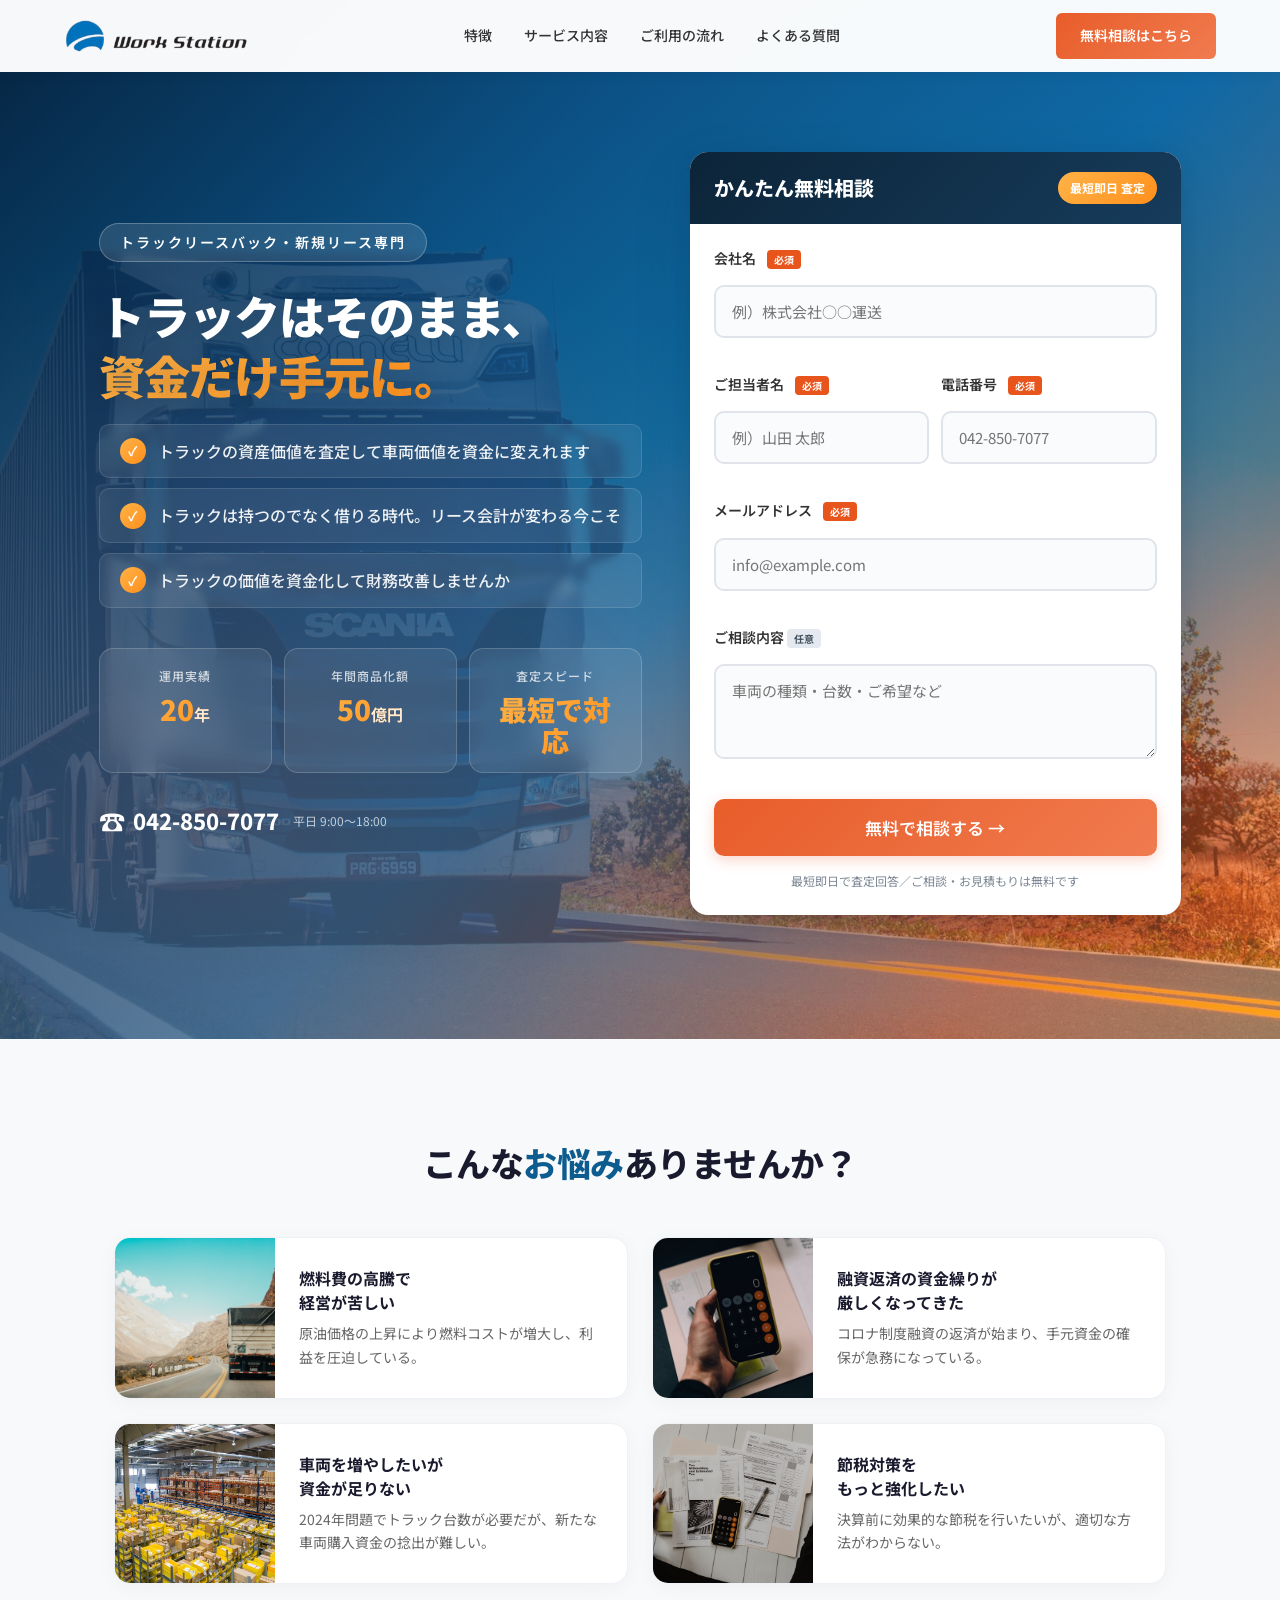
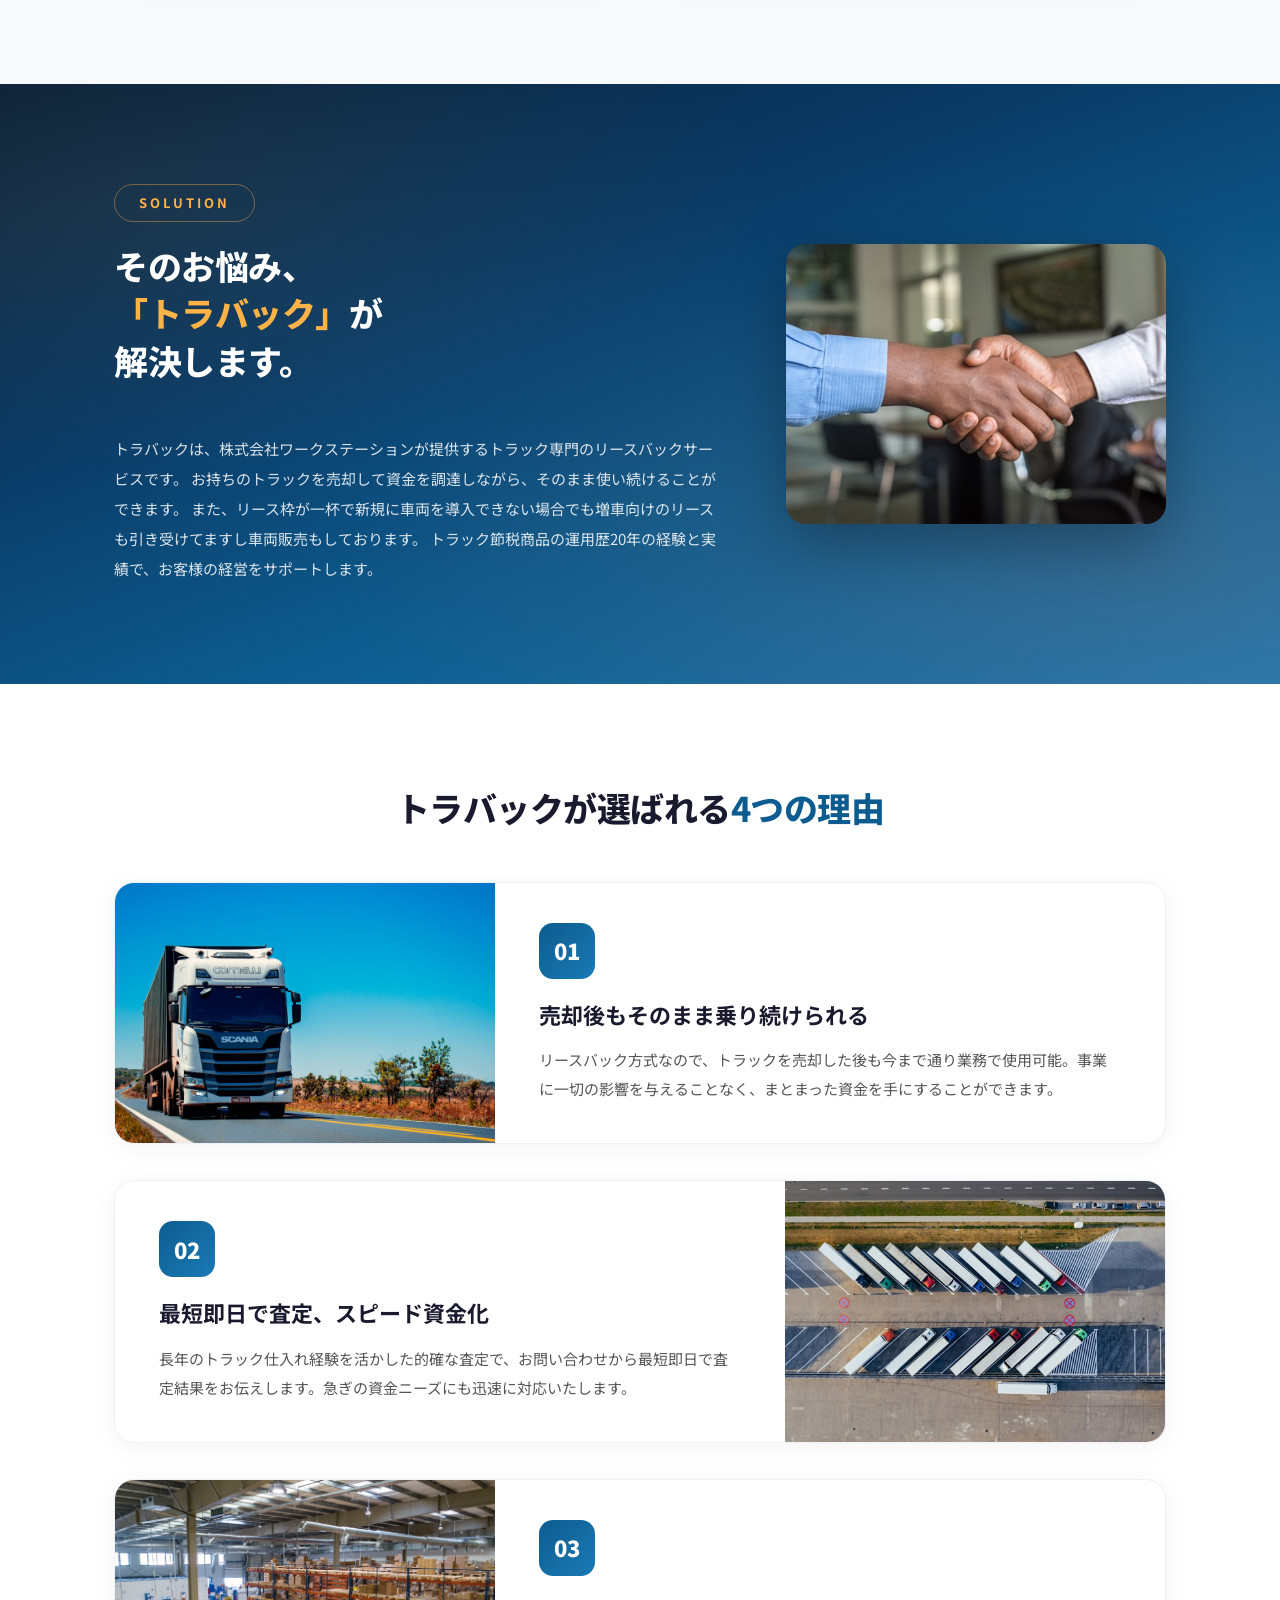
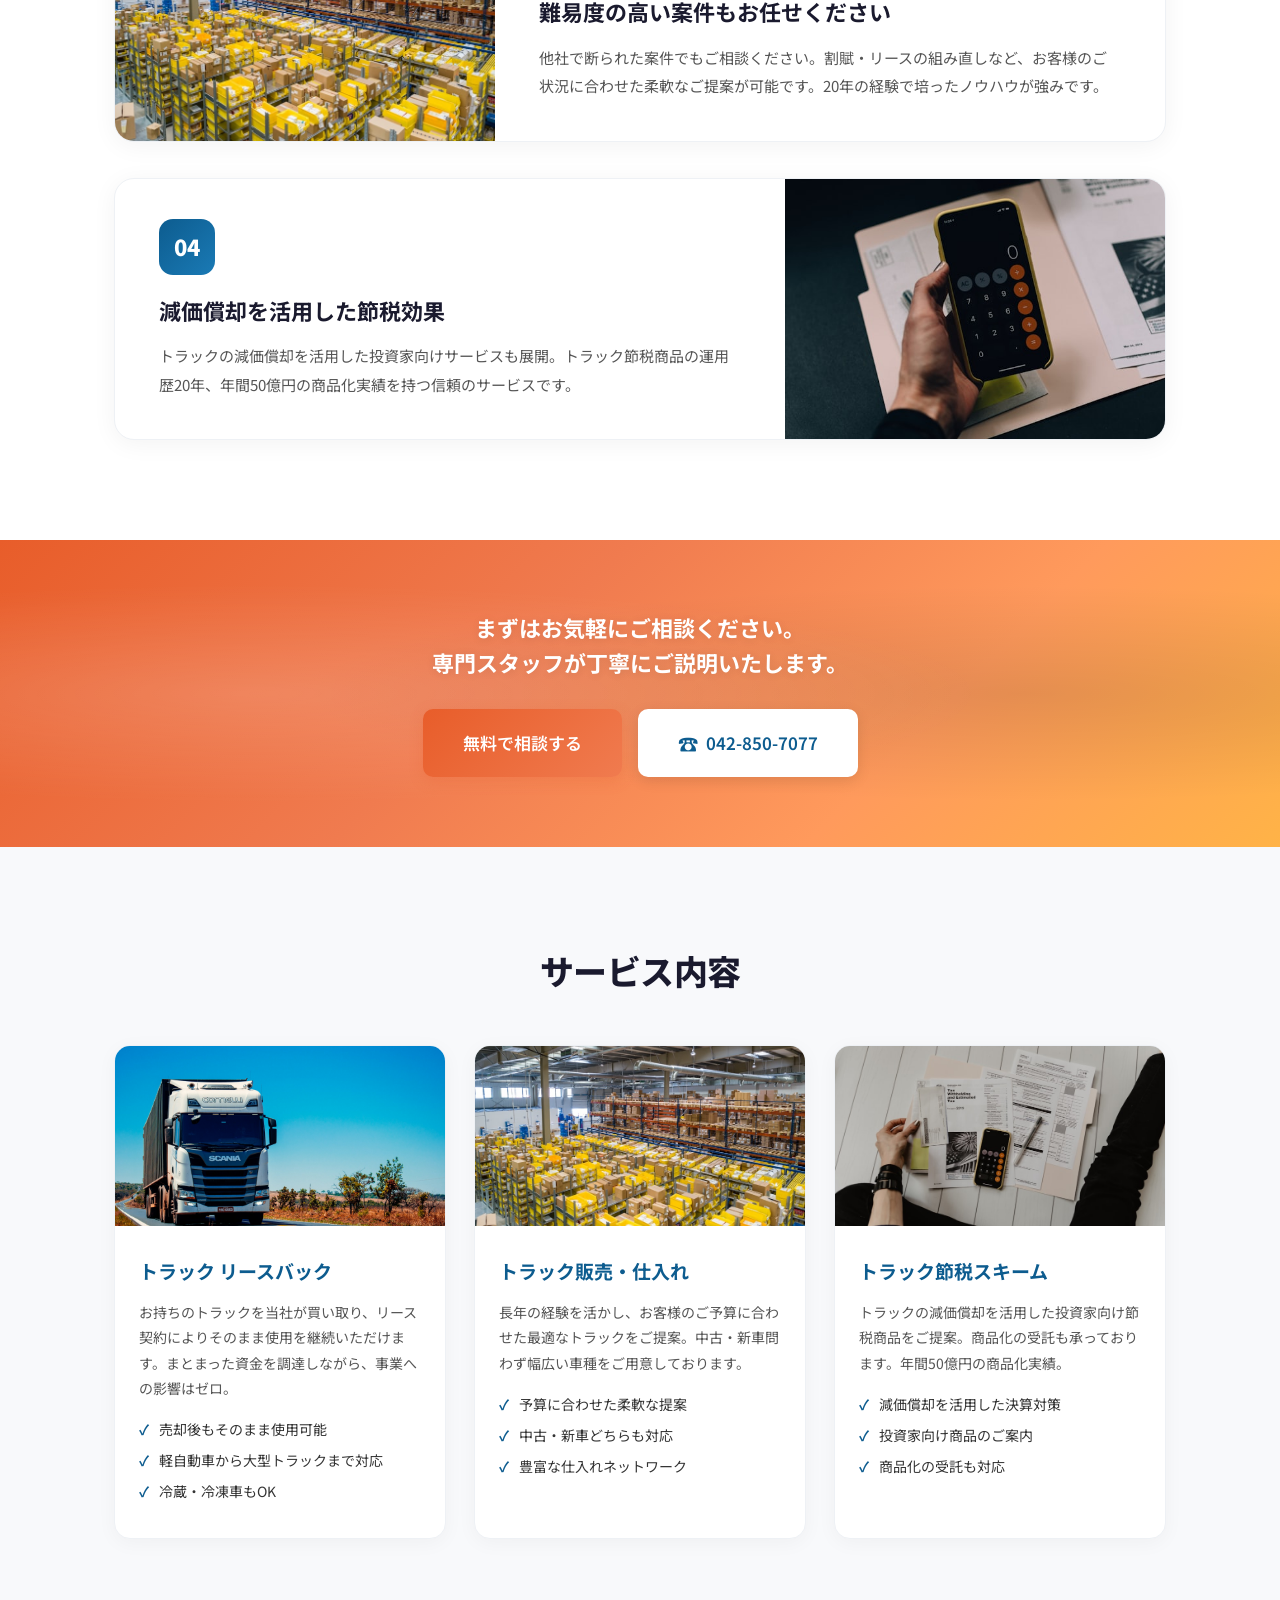
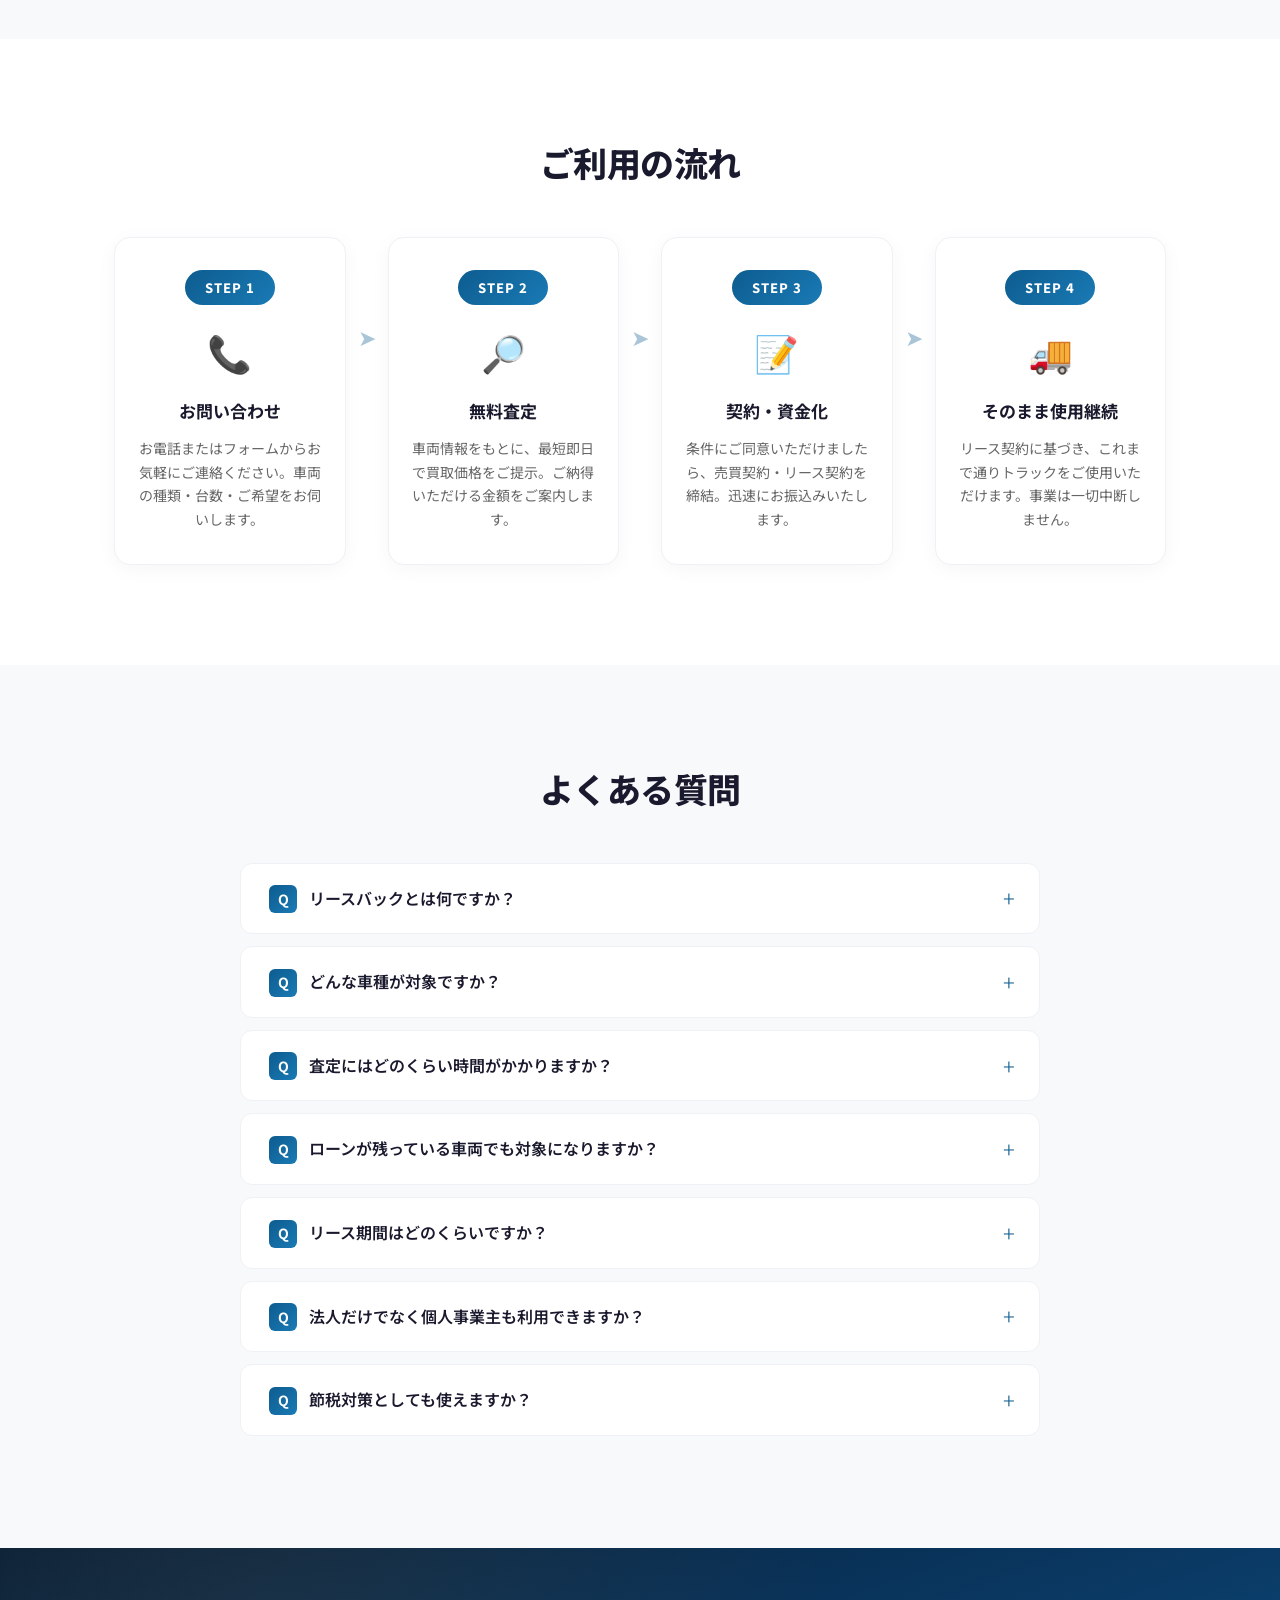
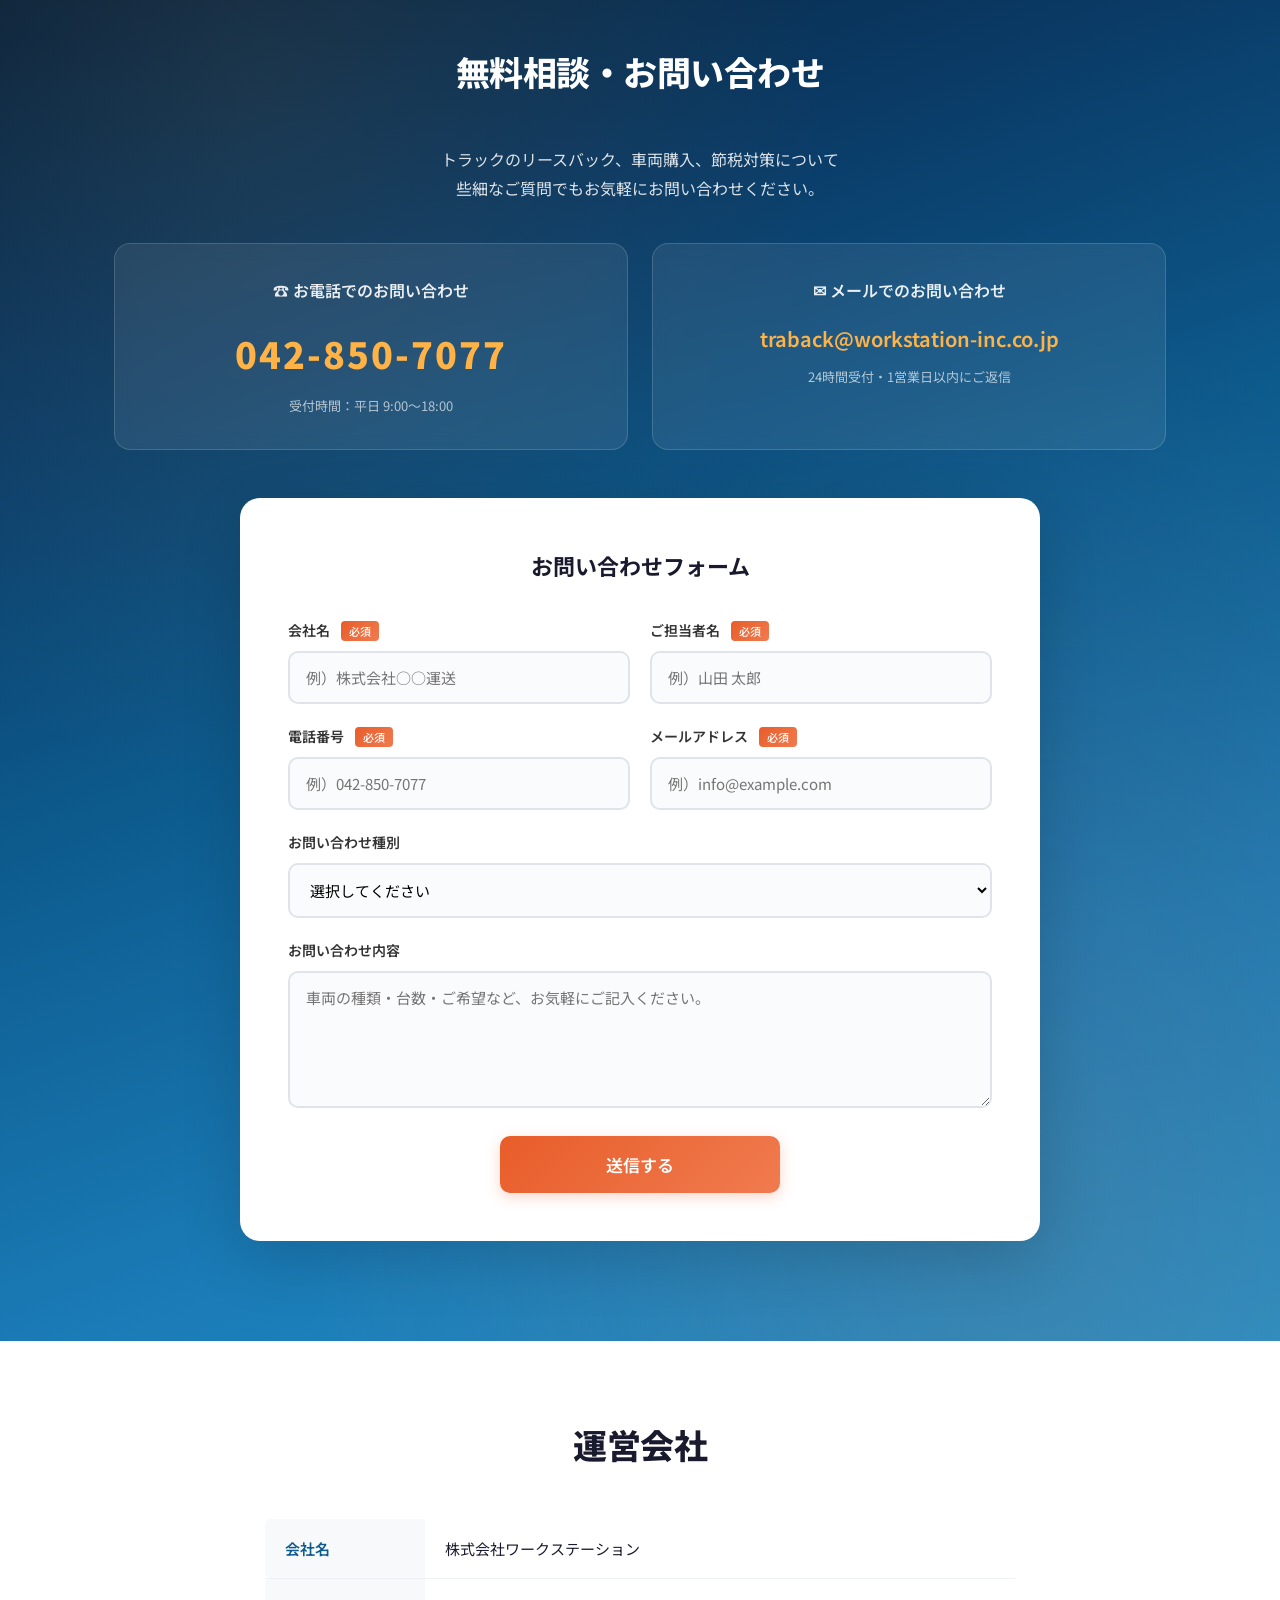
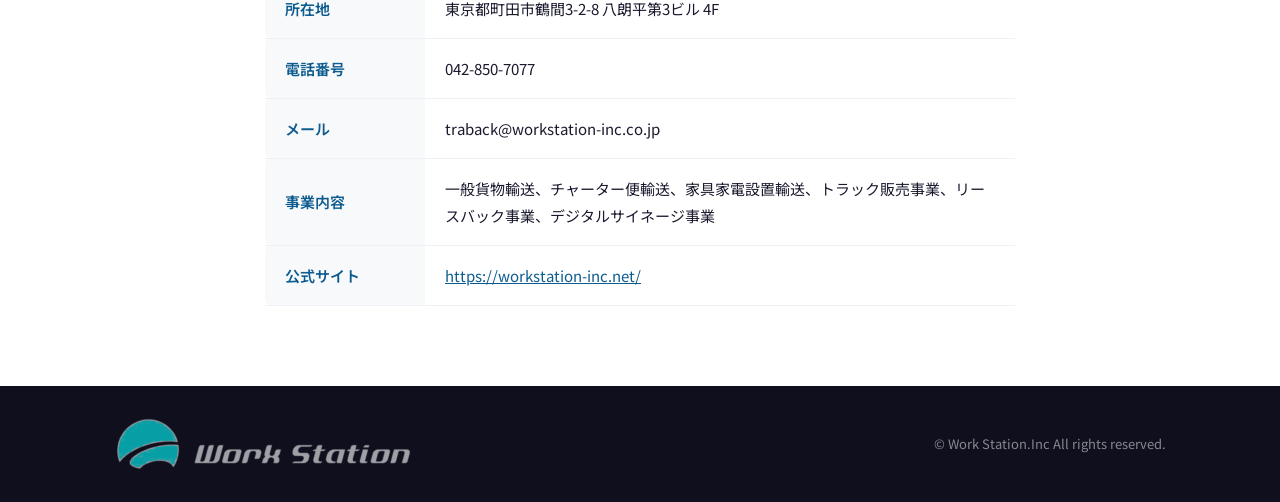
<file: index.html>
<!DOCTYPE html>
<html lang="ja">
<head>
  <meta charset="UTF-8">
  <meta name="viewport" content="width=device-width, initial-scale=1.0">
  <title>トラバック｜トラックリースバック - 株式会社ワークステーション</title>
  <meta name="description" content="トラックのリースバックなら「トラバック」。燃料高騰・資金繰り・ドライバー不足でお悩みの運送会社様へ、最短即日査定で資金調達をサポート。運用歴20年の実績。">
  <link rel="preconnect" href="https://fonts.googleapis.com">
  <link rel="preconnect" href="https://fonts.gstatic.com" crossorigin>
  <link href="https://fonts.googleapis.com/css2?family=Noto+Sans+JP:wght@400;500;600;700;900&display=swap" rel="stylesheet">
  <link rel="stylesheet" href="style.css">
</head>
<body>
  <!-- Header -->
  <header class="header">
    <div class="header-inner">
      <a href="https://workstation-inc.net/" class="logo">
        <img src="images/logo.png" alt="株式会社ワークステーション" height="36">
      </a>
      <nav class="header-nav">
        <a href="#features">特徴</a>
        <a href="#service">サービス内容</a>
        <a href="#flow">ご利用の流れ</a>
        <a href="#faq">よくある質問</a>
      </nav>
      <a href="#contact-form" class="header-cta">無料相談はこちら</a>
    </div>
  </header>

  <!-- Hero Section -->
  <section class="hero">
    <div class="hero-bg"></div>
    <div class="hero-gradient"></div>
    <div class="hero-content">
      <div class="hero-grid">
        <div class="hero-col-left">
          <p class="hero-label">トラックリースバック・新規リース専門</p>
          <h1 class="hero-title">
            トラックはそのまま、<br>
            <span class="highlight">資金だけ手元に。</span>
          </h1>
          <ul class="hero-points">
            <li>トラックの資産価値を査定して車両価値を資金に変えれます</li>
            <li>トラックは持つのでなく借りる時代。リース会計が変わる今こそ</li>
            <li>トラックの価値を資金化して財務改善しませんか</li>
          </ul>
          <div class="hero-stats">
            <div class="stat-card">
              <span class="stat-label">運用実績</span>
              <span class="stat-value">20<small>年</small></span>
            </div>
            <div class="stat-card">
              <span class="stat-label">年間商品化額</span>
              <span class="stat-value">50<small>億円</small></span>
            </div>
            <div class="stat-card">
              <span class="stat-label">査定スピード</span>
              <span class="stat-value">最短で対応</span>
            </div>
          </div>
          <div class="hero-tel">
            <a href="tel:042-850-7077" class="hero-tel-link">
              <span class="btn-icon">&#9742;</span>042-850-7077
            </a>
            <span class="hero-tel-note">平日 9:00〜18:00</span>
          </div>
        </div>
        <div class="hero-col-right" id="contact-form">
          <div class="hero-form-card">
            <div class="hero-form-head">
              <span class="hero-form-title">かんたん無料相談</span>
              <span class="hero-form-pill">最短即日 査定</span>
            </div>
            <form class="hero-form" id="hero-gform" onsubmit="submitHeroForm(event)">
              <div class="form-group">
                <label for="h-company">会社名 <span class="required">必須</span></label>
                <input type="text" id="h-company" name="entry.1015517756" required placeholder="例）株式会社○○運送">
              </div>
              <div class="form-row">
                <div class="form-group">
                  <label for="h-name">ご担当者名 <span class="required">必須</span></label>
                  <input type="text" id="h-name" name="entry.1231531774" required placeholder="例）山田 太郎">
                </div>
                <div class="form-group">
                  <label for="h-tel">電話番号 <span class="required">必須</span></label>
                  <input type="tel" id="h-tel" name="entry.1183310956" required placeholder="042-850-7077">
                </div>
              </div>
              <div class="form-group">
                <label for="h-email">メールアドレス <span class="required">必須</span></label>
                <input type="email" id="h-email" name="entry.1624479941" required placeholder="info@example.com">
              </div>
              <div class="form-group">
                <label for="h-message">ご相談内容 <span class="optional">任意</span></label>
                <textarea id="h-message" name="entry.465812725" rows="3" placeholder="車両の種類・台数・ご希望など"></textarea>
              </div>
              <button type="submit" class="btn btn-primary btn-lg btn-submit hero-form-submit">無料で相談する →</button>
              <p class="hero-form-note">最短即日で査定回答／ご相談・お見積もりは無料です</p>
            </form>
            <div id="hero-thank-you" class="hero-form-ok" style="display:none;">
              <div class="hero-form-ok-icon">&#10003;</div>
              <h3>送信が完了しました</h3>
              <p>担当者より追ってご連絡いたします。</p>
            </div>
          </div>
        </div>
      </div>
    </div>
  </section>
  <script>
  function submitHeroForm(e) {
    e.preventDefault();
    var form = document.getElementById('hero-gform');
    var formData = new FormData(form);
    fetch('https://docs.google.com/forms/u/0/d/e/1FAIpQLScKDzqcA9ogLlYiTNBTZahbsQwEl8WOd2zu9l_wCe3fdOWMDw/formResponse', {
      method: 'POST',
      body: formData,
      mode: 'no-cors'
    }).then(function() {
      form.style.display = 'none';
      document.getElementById('hero-thank-you').style.display = 'block';
    }).catch(function() {
      form.style.display = 'none';
      document.getElementById('hero-thank-you').style.display = 'block';
    });
  }
  </script>

  <!-- Problems Section -->
  <section class="problems" id="problems">
    <div class="container">
      <h2 class="section-title">こんな<span class="text-accent">お悩み</span>ありませんか？</h2>
      <div class="problem-grid">
        <div class="problem-card">
          <div class="problem-img-wrap">
            <img src="images/truck-road.jpg" alt="燃料費の高騰" class="problem-img">
          </div>
          <div class="problem-body">
            <h3>燃料費の高騰で<br>経営が苦しい</h3>
            <p>原油価格の上昇により燃料コストが増大し、利益を圧迫している。</p>
          </div>
        </div>
        <div class="problem-card">
          <div class="problem-img-wrap">
            <img src="images/calculator.jpg" alt="資金繰り" class="problem-img">
          </div>
          <div class="problem-body">
            <h3>融資返済の資金繰りが<br>厳しくなってきた</h3>
            <p>コロナ制度融資の返済が始まり、手元資金の確保が急務になっている。</p>
          </div>
        </div>
        <div class="problem-card">
          <div class="problem-img-wrap">
            <img src="images/truck-fleet.jpg" alt="車両不足" class="problem-img">
          </div>
          <div class="problem-body">
            <h3>車両を増やしたいが<br>資金が足りない</h3>
            <p>2024年問題でトラック台数が必要だが、新たな車両購入資金の捻出が難しい。</p>
          </div>
        </div>
        <div class="problem-card">
          <div class="problem-img-wrap">
            <img src="images/money-growth.jpg" alt="節税対策" class="problem-img">
          </div>
          <div class="problem-body">
            <h3>節税対策を<br>もっと強化したい</h3>
            <p>決算前に効果的な節税を行いたいが、適切な方法がわからない。</p>
          </div>
        </div>
      </div>
    </div>
  </section>

  <!-- Solution Section -->
  <section class="solution">
    <div class="solution-bg"></div>
    <div class="container solution-inner">
      <div class="solution-text">
        <div class="solution-badge">SOLUTION</div>
        <h2 class="section-title white left">そのお悩み、<br><span class="text-yellow">「トラバック」</span>が<br>解決します。</h2>
        <p class="solution-desc">
          トラバックは、株式会社ワークステーションが提供するトラック専門のリースバックサービスです。
          お持ちのトラックを売却して資金を調達しながら、そのまま使い続けることができます。
          また、リース枠が一杯で新規に車両を導入できない場合でも増車向けのリースも引き受けてますし車両販売もしております。
          トラック節税商品の運用歴20年の経験と実績で、お客様の経営をサポートします。
        </p>
      </div>
      <div class="solution-image">
        <img src="images/handshake.jpg" alt="信頼のサポート">
      </div>
    </div>
  </section>

  <!-- Features Section -->
  <section class="features" id="features">
    <div class="container">
      <h2 class="section-title">トラバックが選ばれる<span class="text-accent">4つの理由</span></h2>
      <div class="feature-list">
        <div class="feature-item">
          <div class="feature-img-wrap">
            <img src="images/hero-truck.jpg" alt="そのまま乗り続けられる" class="feature-img">
          </div>
          <div class="feature-body">
            <div class="feature-number">01</div>
            <h3>売却後もそのまま乗り続けられる</h3>
            <p>リースバック方式なので、トラックを売却した後も今まで通り業務で使用可能。事業に一切の影響を与えることなく、まとまった資金を手にすることができます。</p>
          </div>
        </div>
        <div class="feature-item reverse">
          <div class="feature-img-wrap">
            <img src="images/driver.jpg" alt="スピード査定" class="feature-img">
          </div>
          <div class="feature-body">
            <div class="feature-number">02</div>
            <h3>最短即日で査定、スピード資金化</h3>
            <p>長年のトラック仕入れ経験を活かした的確な査定で、お問い合わせから最短即日で査定結果をお伝えします。急ぎの資金ニーズにも迅速に対応いたします。</p>
          </div>
        </div>
        <div class="feature-item">
          <div class="feature-img-wrap">
            <img src="images/truck-fleet.jpg" alt="難易度の高い案件" class="feature-img">
          </div>
          <div class="feature-body">
            <div class="feature-number">03</div>
            <h3>難易度の高い案件もお任せください</h3>
            <p>他社で断られた案件でもご相談ください。割賦・リースの組み直しなど、お客様のご状況に合わせた柔軟なご提案が可能です。20年の経験で培ったノウハウが強みです。</p>
          </div>
        </div>
        <div class="feature-item reverse">
          <div class="feature-img-wrap">
            <img src="images/calculator.jpg" alt="節税効果" class="feature-img">
          </div>
          <div class="feature-body">
            <div class="feature-number">04</div>
            <h3>減価償却を活用した節税効果</h3>
            <p>トラックの減価償却を活用した投資家向けサービスも展開。トラック節税商品の運用歴20年、年間50億円の商品化実績を持つ信頼のサービスです。</p>
          </div>
        </div>
      </div>
    </div>
  </section>

  <!-- CTA Mid Section -->
  <section class="cta-mid">
    <div class="cta-mid-bg"></div>
    <div class="container cta-mid-inner">
      <p class="cta-mid-text">まずはお気軽にご相談ください。<br>専門スタッフが丁寧にご説明いたします。</p>
      <div class="cta-mid-buttons">
        <a href="#contact-form" class="btn btn-primary btn-lg">無料で相談する</a>
        <a href="tel:042-850-7077" class="btn btn-white btn-lg">
          <span class="btn-icon">&#9742;</span>042-850-7077
        </a>
      </div>
    </div>
  </section>

  <!-- Service Detail Section -->
  <section class="service" id="service">
    <div class="container">
      <h2 class="section-title">サービス内容</h2>
      <div class="service-grid">
        <div class="service-card">
          <div class="service-card-img">
            <img src="images/hero-truck.jpg" alt="リースバック">
          </div>
          <div class="service-card-body">
            <h3>トラック リースバック</h3>
            <p>お持ちのトラックを当社が買い取り、リース契約によりそのまま使用を継続いただけます。まとまった資金を調達しながら、事業への影響はゼロ。</p>
            <ul>
              <li>売却後もそのまま使用可能</li>
              <li>軽自動車から大型トラックまで対応</li>
              <li>冷蔵・冷凍車もOK</li>
            </ul>
          </div>
        </div>
        <div class="service-card">
          <div class="service-card-img">
            <img src="images/truck-fleet.jpg" alt="トラック販売">
          </div>
          <div class="service-card-body">
            <h3>トラック販売・仕入れ</h3>
            <p>長年の経験を活かし、お客様のご予算に合わせた最適なトラックをご提案。中古・新車問わず幅広い車種をご用意しております。</p>
            <ul>
              <li>予算に合わせた柔軟な提案</li>
              <li>中古・新車どちらも対応</li>
              <li>豊富な仕入れネットワーク</li>
            </ul>
          </div>
        </div>
        <div class="service-card">
          <div class="service-card-img">
            <img src="images/money-growth.jpg" alt="節税スキーム">
          </div>
          <div class="service-card-body">
            <h3>トラック節税スキーム</h3>
            <p>トラックの減価償却を活用した投資家向け節税商品をご提案。商品化の受託も承っております。年間50億円の商品化実績。</p>
            <ul>
              <li>減価償却を活用した決算対策</li>
              <li>投資家向け商品のご案内</li>
              <li>商品化の受託も対応</li>
            </ul>
          </div>
        </div>
      </div>
    </div>
  </section>

  <!-- Flow Section -->
  <section class="flow" id="flow">
    <div class="container">
      <h2 class="section-title">ご利用の流れ</h2>
      <div class="flow-steps">
        <div class="flow-step">
          <div class="flow-step-num">STEP 1</div>
          <div class="flow-step-icon">&#128222;</div>
          <h3>お問い合わせ</h3>
          <p>お電話またはフォームからお気軽にご連絡ください。車両の種類・台数・ご希望をお伺いします。</p>
        </div>
        <div class="flow-arrow">&#10148;</div>
        <div class="flow-step">
          <div class="flow-step-num">STEP 2</div>
          <div class="flow-step-icon">&#128270;</div>
          <h3>無料査定</h3>
          <p>車両情報をもとに、最短即日で買取価格をご提示。ご納得いただける金額をご案内します。</p>
        </div>
        <div class="flow-arrow">&#10148;</div>
        <div class="flow-step">
          <div class="flow-step-num">STEP 3</div>
          <div class="flow-step-icon">&#128221;</div>
          <h3>契約・資金化</h3>
          <p>条件にご同意いただけましたら、売買契約・リース契約を締結。迅速にお振込みいたします。</p>
        </div>
        <div class="flow-arrow">&#10148;</div>
        <div class="flow-step">
          <div class="flow-step-num">STEP 4</div>
          <div class="flow-step-icon">&#128666;</div>
          <h3>そのまま使用継続</h3>
          <p>リース契約に基づき、これまで通りトラックをご使用いただけます。事業は一切中断しません。</p>
        </div>
      </div>
    </div>
  </section>

  <!-- FAQ Section -->
  <section class="faq" id="faq">
    <div class="container">
      <h2 class="section-title">よくある質問</h2>
      <div class="faq-list">
        <details class="faq-item">
          <summary>リースバックとは何ですか？</summary>
          <p>リースバックとは、お持ちのトラックを当社に売却し、同時にリース契約を結ぶことで、売却後もそのまま車両を使い続けられるサービスです。まとまった資金を調達しながら、事業を中断する必要がありません。</p>
        </details>
        <details class="faq-item">
          <summary>どんな車種が対象ですか？</summary>
          <p>軽トラック、2tトラック、4tトラック、大型トラック、冷蔵・冷凍車など幅広い車種に対応しております。まずはお気軽にご相談ください。</p>
        </details>
        <details class="faq-item">
          <summary>査定にはどのくらい時間がかかりますか？</summary>
          <p>車両情報をお伺いした後、最短即日で査定結果をお伝えいたします。お急ぎの場合もぜひご相談ください。</p>
        </details>
        <details class="faq-item">
          <summary>ローンが残っている車両でも対象になりますか？</summary>
          <p>はい、ローン残債がある車両でもご相談いただけます。割賦・リースの組み直しなど、お客様のご状況に合わせた柔軟な対応が可能です。難易度の高い案件を得意としておりますので、まずはお問い合わせください。</p>
        </details>
        <details class="faq-item">
          <summary>リース期間はどのくらいですか？</summary>
          <p>お客様のご要望に応じて柔軟に設定可能です。詳細はヒアリングの上、最適なプランをご提案いたします。</p>
        </details>
        <details class="faq-item">
          <summary>法人だけでなく個人事業主も利用できますか？</summary>
          <p>はい、法人・個人事業主を問わずご利用いただけます。運送業に携わる事業者様であればお気軽にご相談ください。</p>
        </details>
        <details class="faq-item">
          <summary>節税対策としても使えますか？</summary>
          <p>はい、トラックの減価償却を活用した節税スキームもご提案可能です。当社はトラック節税商品の運用歴20年の実績がございますので、決算対策にも最適です。</p>
        </details>
      </div>
    </div>
  </section>

  <!-- Contact Section -->
  <section class="contact" id="contact">
    <div class="contact-gradient"></div>
    <div class="container contact-inner">
      <h2 class="section-title white">無料相談・お問い合わせ</h2>
      <p class="contact-desc">トラックのリースバック、車両購入、節税対策について<br>些細なご質問でもお気軽にお問い合わせください。</p>
      <div class="contact-grid">
        <div class="contact-card">
          <h3>&#9742; お電話でのお問い合わせ</h3>
          <a href="tel:042-850-7077" class="contact-phone">042-850-7077</a>
          <p class="contact-hours">受付時間：平日 9:00〜18:00</p>
        </div>
        <div class="contact-card">
          <h3>&#9993; メールでのお問い合わせ</h3>
          <a href="mailto:traback@workstation-inc.co.jp" class="contact-email">traback@workstation-inc.co.jp</a>
          <p class="contact-hours">24時間受付・1営業日以内にご返信</p>
        </div>
      </div>
      <div class="contact-form-wrapper" id="contact-form-bottom">
        <h3>お問い合わせフォーム</h3>
        <form class="contact-form" id="gform" onsubmit="submitToGoogleForm(event)">
          <div class="form-row">
            <div class="form-group">
              <label for="company">会社名 <span class="required">必須</span></label>
              <input type="text" id="company" name="entry.1015517756" required placeholder="例）株式会社○○運送">
            </div>
            <div class="form-group">
              <label for="name">ご担当者名 <span class="required">必須</span></label>
              <input type="text" id="name" name="entry.1231531774" required placeholder="例）山田 太郎">
            </div>
          </div>
          <div class="form-row">
            <div class="form-group">
              <label for="tel">電話番号 <span class="required">必須</span></label>
              <input type="tel" id="tel" name="entry.1183310956" required placeholder="例）042-850-7077">
            </div>
            <div class="form-group">
              <label for="email">メールアドレス <span class="required">必須</span></label>
              <input type="email" id="email" name="entry.1624479941" required placeholder="例）info@example.com">
            </div>
          </div>
          <div class="form-group">
            <label for="inquiry_type">お問い合わせ種別</label>
            <select id="inquiry_type" name="entry.1479007872">
              <option value="">選択してください</option>
              <option value="リースバックについて">リースバックについて</option>
              <option value="新規リースについて">新規リースについて</option>
              <option value="車両売却について">車両売却について</option>
              <option value="その他">その他</option>
            </select>
          </div>
          <div class="form-group">
            <label for="message">お問い合わせ内容</label>
            <textarea id="message" name="entry.465812725" rows="5" placeholder="車両の種類・台数・ご希望など、お気軽にご記入ください。"></textarea>
          </div>
          <div class="form-submit">
            <button type="submit" class="btn btn-primary btn-lg btn-submit">送信する</button>
          </div>
        </form>
        <div id="thank-you" style="display:none;text-align:center;padding:60px 20px;">
          <h3 style="font-size:24px;color:#1a6fa8;margin-bottom:16px;">お問い合わせありがとうございます</h3>
          <p style="font-size:16px;color:#555;">内容を確認の上、担当者よりご連絡いたします。</p>
        </div>
        <script>
        function submitToGoogleForm(e) {
          e.preventDefault();
          var form = document.getElementById('gform');
          var formData = new FormData(form);
          fetch('https://docs.google.com/forms/u/0/d/e/1FAIpQLScKDzqcA9ogLlYiTNBTZahbsQwEl8WOd2zu9l_wCe3fdOWMDw/formResponse', {
            method: 'POST',
            body: formData,
            mode: 'no-cors'
          }).then(function() {
            form.style.display = 'none';
            document.getElementById('thank-you').style.display = 'block';
          }).catch(function() {
            form.style.display = 'none';
            document.getElementById('thank-you').style.display = 'block';
          });
        }
        </script>
      </div>
    </div>
  </section>

  <!-- Company Section -->
  <section class="company">
    <div class="container">
      <h2 class="section-title">運営会社</h2>
      <table class="company-table">
        <tr><th>会社名</th><td>株式会社ワークステーション</td></tr>
        <tr><th>所在地</th><td>東京都町田市鶴間3-2-8 八朗平第3ビル 4F</td></tr>
        <tr><th>電話番号</th><td>042-850-7077</td></tr>
        <tr><th>メール</th><td>traback@workstation-inc.co.jp</td></tr>
        <tr><th>事業内容</th><td>一般貨物輸送、チャーター便輸送、家具家電設置輸送、トラック販売事業、リースバック事業、デジタルサイネージ事業</td></tr>
        <tr><th>公式サイト</th><td><a href="https://workstation-inc.net/" target="_blank">https://workstation-inc.net/</a></td></tr>
      </table>
    </div>
  </section>

  <!-- Footer -->
  <footer class="footer">
    <div class="container">
      <div class="footer-inner">
        <img src="images/logo.png" alt="株式会社ワークステーション" height="28" class="footer-logo">
        <p class="footer-copy">&copy; Work Station.Inc All rights reserved.</p>
      </div>
    </div>
  </footer>

  <!-- Fixed CTA (mobile) -->
  <div class="fixed-cta">
    <a href="tel:042-850-7077" class="fixed-cta-phone">
      <span>&#9742;</span> 電話する
    </a>
    <a href="#contact-form" class="fixed-cta-form">
      <span>&#9993;</span> 無料相談
    </a>
  </div>
</body>
</html>
</file>
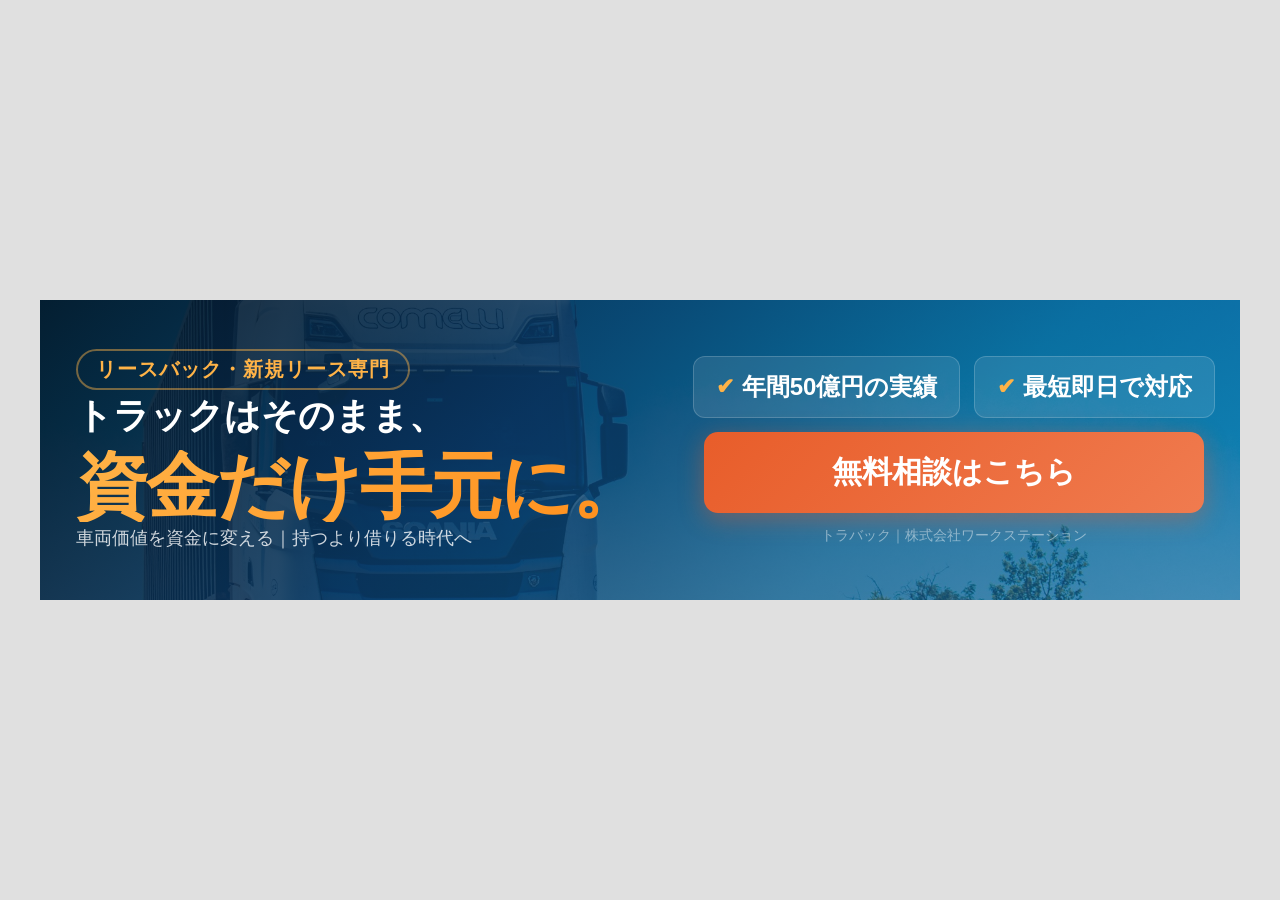
<file: banners/banner-1200x300.html>
<!DOCTYPE html>
<html lang="ja">
<head>
<meta charset="UTF-8">
<meta name="viewport" content="width=device-width, initial-scale=1.0">
<title>Banner 1200x300</title>
<style>
  * { margin: 0; padding: 0; box-sizing: border-box; }
  body { background: #e0e0e0; display: flex; justify-content: center; align-items: center; min-height: 100vh; }

  .banner {
    width: 1200px;
    height: 300px;
    font-family: 'Noto Sans JP', 'Hiragino Kaku Gothic ProN', 'Yu Gothic', 'Meiryo', sans-serif;
    position: relative;
    overflow: hidden;
    background: url('truck-bg.jpg') center center / cover no-repeat;
    display: flex;
    color: #fff;
  }

  .banner-overlay {
    position: absolute;
    inset: 0;
    background: linear-gradient(135deg, rgba(4,21,37,0.93) 0%, rgba(10,58,101,0.88) 40%, rgba(13,92,143,0.75) 70%, rgba(26,111,168,0.65) 100%);
  }

  .banner-content {
    position: relative;
    z-index: 1;
    display: flex;
    align-items: center;
    width: 100%;
    height: 300px;
    padding: 20px 36px;
    gap: 24px;
  }

  .left {
    flex: 1;
    display: flex;
    flex-direction: column;
    justify-content: center;
    gap: 4px;
  }

  .label {
    display: inline-block;
    align-self: flex-start;
    font-size: 20px;
    font-weight: 700;
    color: #ffb347;
    letter-spacing: 1px;
    border: 2px solid rgba(255,179,71,0.45);
    padding: 5px 18px;
    border-radius: 50px;
  }

  .main-copy {
    font-size: 36px;
    font-weight: 700;
    line-height: 1.2;
    display: flex;
    align-items: baseline;
    gap: 12px;
    flex-wrap: wrap;
  }
  .main-highlight {
    font-size: 72px;
    font-weight: 900;
    background: linear-gradient(135deg, #ffb347, #ff8f1c);
    -webkit-background-clip: text;
    -webkit-text-fill-color: transparent;
    background-clip: text;
    letter-spacing: -2px;
    line-height: 1;
  }

  .sub-copy {
    font-size: 18px;
    font-weight: 400;
    opacity: 0.8;
    line-height: 1.4;
  }

  .right {
    flex-shrink: 0;
    display: flex;
    flex-direction: column;
    align-items: center;
    justify-content: center;
    gap: 14px;
    width: 500px;
  }
  .right-points {
    display: flex;
    gap: 14px;
    width: 100%;
    justify-content: center;
  }
  .point-item {
    display: flex;
    align-items: center;
    gap: 8px;
    font-size: 24px;
    font-weight: 700;
    color: #fff;
    background: rgba(255,255,255,0.1);
    border: 1px solid rgba(255,255,255,0.18);
    padding: 14px 22px;
    border-radius: 12px;
    white-space: nowrap;
  }
  .point-check {
    color: #ffb347;
    font-size: 22px;
  }
  .cta-btn {
    display: flex;
    align-items: center;
    justify-content: center;
    background: linear-gradient(135deg, #e85d2a, #f07b4f);
    color: #fff;
    font-size: 30px;
    font-weight: 700;
    padding: 20px 44px;
    border-radius: 14px;
    text-decoration: none;
    box-shadow: 0 6px 24px rgba(232,93,42,0.4);
    white-space: nowrap;
    width: 100%;
  }
  .sub-info {
    font-size: 14px;
    font-weight: 500;
    opacity: 0.45;
    white-space: nowrap;
  }
</style>
</head>
<body>
<div class="banner">
  <div class="banner-overlay"></div>
  <div class="banner-content">
    <div class="left">
      <div class="label">リースバック・新規リース専門</div>
      <div class="main-copy">
        トラックはそのまま、
        <span class="main-highlight">資金だけ手元に。</span>
      </div>
      <div class="sub-copy">車両価値を資金に変える｜持つより借りる時代へ</div>
    </div>
    <div class="right">
      <div class="right-points">
        <div class="point-item"><span class="point-check">&#10004;</span> 年間50億円の実績</div>
        <div class="point-item"><span class="point-check">&#10004;</span> 最短即日で対応</div>
      </div>
      <a href="#" class="cta-btn">無料相談はこちら</a>
      <div class="sub-info">トラバック｜株式会社ワークステーション</div>
    </div>
  </div>
</div>
</body>
</html>
</file>
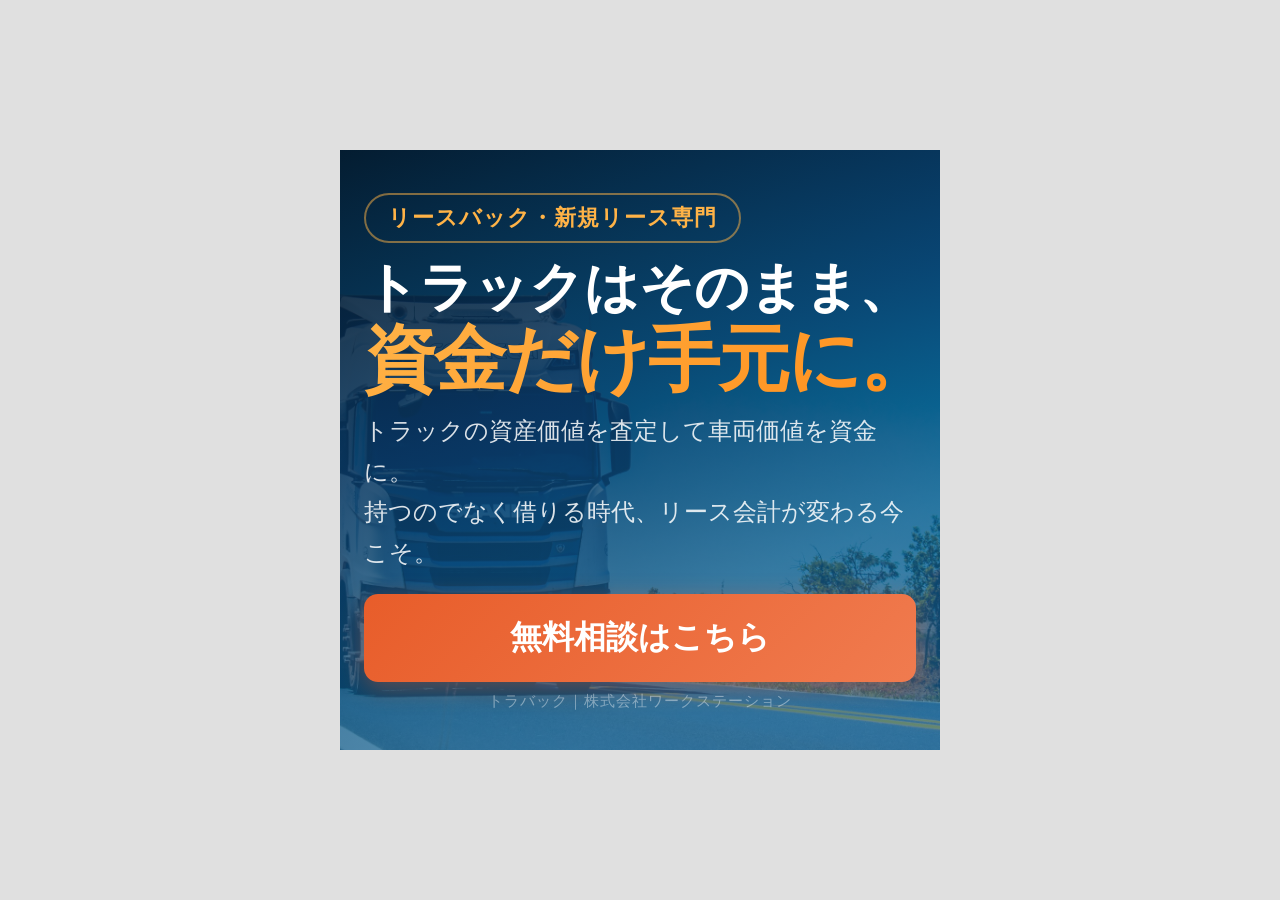
<file: banners/banner-600x600.html>
<!DOCTYPE html>
<html lang="ja">
<head>
<meta charset="UTF-8">
<meta name="viewport" content="width=device-width, initial-scale=1.0">
<title>Banner 600x600</title>
<style>
  * { margin: 0; padding: 0; box-sizing: border-box; }
  body { background: #e0e0e0; display: flex; justify-content: center; align-items: center; min-height: 100vh; }

  .banner {
    width: 600px;
    height: 600px;
    font-family: 'Noto Sans JP', 'Hiragino Kaku Gothic ProN', 'Yu Gothic', 'Meiryo', sans-serif;
    position: relative;
    overflow: hidden;
    background: url('truck-bg.jpg') center center / cover no-repeat;
    display: flex;
    flex-direction: column;
    color: #fff;
  }

  .banner-overlay {
    position: absolute;
    inset: 0;
    background: linear-gradient(160deg, rgba(4,21,37,0.93) 0%, rgba(10,58,101,0.88) 40%, rgba(13,92,143,0.75) 70%, rgba(26,111,168,0.65) 100%);
  }

  .banner-content {
    position: relative;
    z-index: 1;
    display: flex;
    flex-direction: column;
    justify-content: center;
    height: 100%;
    padding: 32px 24px 28px;
  }

  .label {
    display: inline-block;
    align-self: flex-start;
    font-size: 22px;
    font-weight: 700;
    color: #ffb347;
    letter-spacing: 1px;
    border: 2px solid rgba(255,179,71,0.5);
    padding: 8px 22px;
    border-radius: 50px;
    margin-bottom: 12px;
  }

  .main-copy {
    font-size: 54px;
    font-weight: 800;
    line-height: 1.2;
    margin-bottom: 0;
  }
  .main-highlight {
    display: block;
    font-size: 72px;
    font-weight: 900;
    background: linear-gradient(135deg, #ffb347, #ff8f1c);
    -webkit-background-clip: text;
    -webkit-text-fill-color: transparent;
    background-clip: text;
    line-height: 1.1;
    margin-bottom: 12px;
    letter-spacing: -2px;
    white-space: nowrap;
  }

  .sub-copy {
    font-size: 24px;
    font-weight: 500;
    line-height: 1.7;
    opacity: 0.85;
    margin-bottom: 20px;
  }

  .cta-btn {
    display: flex;
    align-items: center;
    justify-content: center;
    background: linear-gradient(135deg, #e85d2a, #f07b4f);
    color: #fff;
    font-size: 32px;
    font-weight: 700;
    padding: 22px 48px;
    border-radius: 14px;
    text-decoration: none;
    box-shadow: 0 6px 24px rgba(232,93,42,0.4);
  }

  .logo-area {
    text-align: center;
    margin-top: 10px;
    font-size: 15px;
    font-weight: 500;
    opacity: 0.4;
    letter-spacing: 1px;
  }
</style>
</head>
<body>
<div class="banner">
  <div class="banner-overlay"></div>
  <div class="banner-content">
    <div class="label">リースバック・新規リース専門</div>
    <div class="main-copy">トラックはそのまま、</div>
    <div class="main-highlight">資金だけ手元に。</div>
    <div class="sub-copy">トラックの資産価値を査定して車両価値を資金に。<br>持つのでなく借りる時代、リース会計が変わる今こそ。</div>
    <a href="#" class="cta-btn">無料相談はこちら</a>
    <div class="logo-area">トラバック｜株式会社ワークステーション</div>
  </div>
</div>
</body>
</html>
</file>
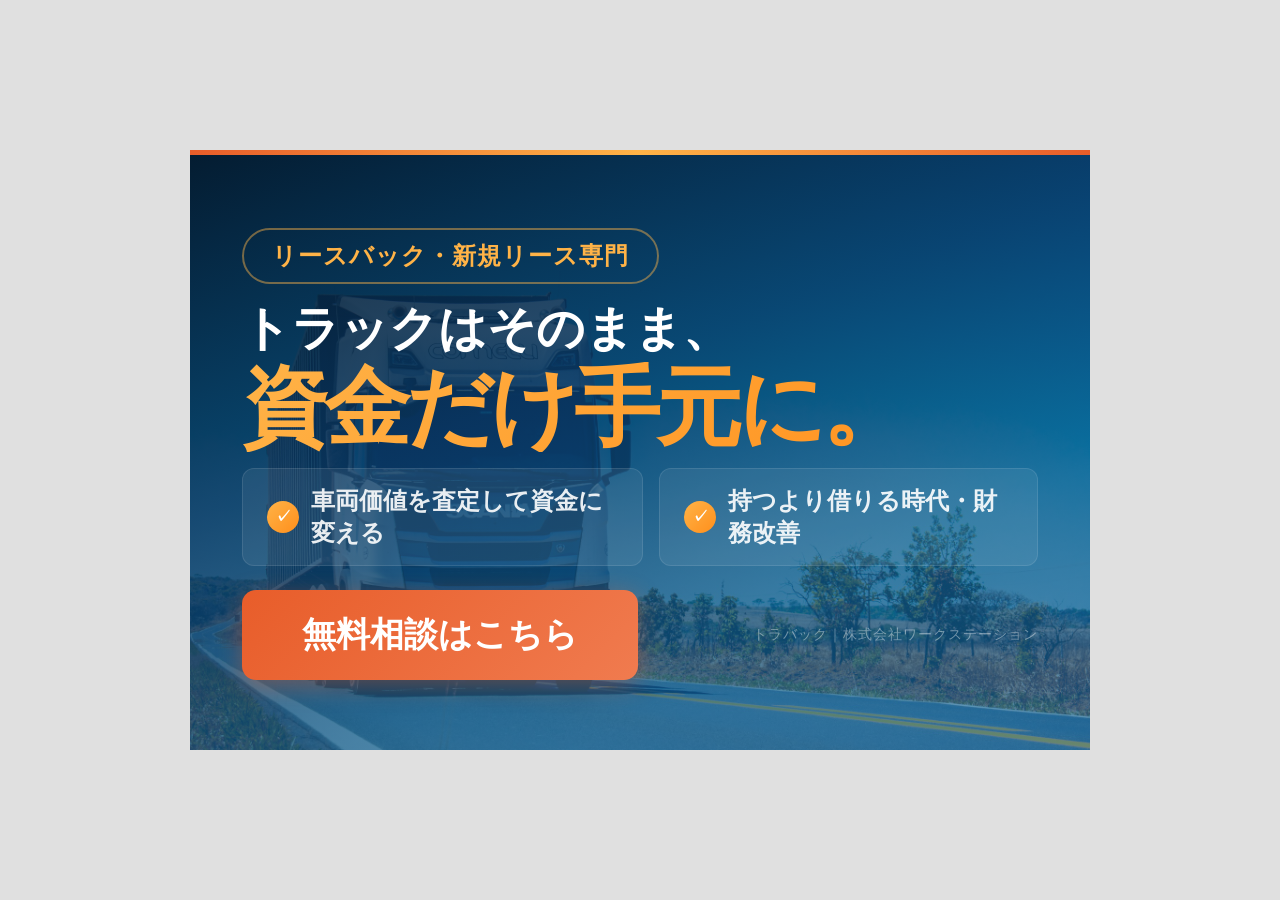
<file: banners/banner-900x600.html>
<!DOCTYPE html>
<html lang="ja">
<head>
<meta charset="UTF-8">
<meta name="viewport" content="width=device-width, initial-scale=1.0">
<title>Banner 900x600</title>
<style>
  * { margin: 0; padding: 0; box-sizing: border-box; }
  body { background: #e0e0e0; display: flex; justify-content: center; align-items: center; min-height: 100vh; }

  .banner {
    width: 900px;
    height: 600px;
    font-family: 'Noto Sans JP', 'Hiragino Kaku Gothic ProN', 'Yu Gothic', 'Meiryo', sans-serif;
    position: relative;
    overflow: hidden;
    background: url('truck-bg.jpg') center center / cover no-repeat;
    display: flex;
    flex-direction: column;
    color: #fff;
  }

  .accent-line {
    position: absolute;
    top: 0;
    left: 0;
    right: 0;
    height: 5px;
    background: linear-gradient(90deg, #e85d2a, #ffb347, #e85d2a);
    z-index: 2;
  }

  .banner-overlay {
    position: absolute;
    inset: 0;
    background: linear-gradient(160deg, rgba(4,21,37,0.93) 0%, rgba(10,58,101,0.88) 40%, rgba(13,92,143,0.75) 70%, rgba(26,111,168,0.65) 100%);
  }

  .banner-content {
    position: relative;
    z-index: 1;
    display: flex;
    flex-direction: column;
    justify-content: center;
    height: 100%;
    padding: 44px 52px 36px;
  }

  .label {
    display: inline-block;
    align-self: flex-start;
    font-size: 24px;
    font-weight: 700;
    color: #ffb347;
    letter-spacing: 1px;
    border: 2px solid rgba(255,179,71,0.45);
    padding: 10px 28px;
    border-radius: 50px;
    margin-bottom: 16px;
  }

  .main-copy {
    font-size: 48px;
    font-weight: 800;
    line-height: 1.2;
    margin-bottom: 4px;
  }
  .main-highlight {
    display: block;
    font-size: 86px;
    font-weight: 900;
    background: linear-gradient(135deg, #ffb347, #ff8f1c);
    -webkit-background-clip: text;
    -webkit-text-fill-color: transparent;
    background-clip: text;
    line-height: 1.05;
    margin-bottom: 16px;
    letter-spacing: -4px;
  }

  .points {
    list-style: none;
    display: flex;
    gap: 16px;
    margin-bottom: 24px;
  }
  .points li {
    display: flex;
    align-items: center;
    gap: 12px;
    font-size: 24px;
    font-weight: 600;
    color: rgba(255,255,255,0.9);
    background: rgba(255,255,255,0.07);
    border: 1px solid rgba(255,255,255,0.1);
    padding: 16px 24px;
    border-radius: 12px;
  }
  .points li .icon {
    width: 32px;
    height: 32px;
    background: linear-gradient(135deg, #ffb347, #ff8f1c);
    border-radius: 50%;
    display: flex;
    align-items: center;
    justify-content: center;
    font-size: 16px;
    flex-shrink: 0;
    color: #fff;
  }

  .bottom {
    display: flex;
    align-items: center;
    gap: 28px;
  }
  .cta-btn {
    display: flex;
    align-items: center;
    justify-content: center;
    background: linear-gradient(135deg, #e85d2a, #f07b4f);
    color: #fff;
    font-size: 34px;
    font-weight: 700;
    padding: 22px 60px;
    border-radius: 14px;
    text-decoration: none;
    box-shadow: 0 6px 24px rgba(232,93,42,0.4);
    white-space: nowrap;
  }
  .sub-info {
    font-size: 18px;
    font-weight: 600;
    opacity: 0.6;
  }
  .logo-text {
    margin-left: auto;
    font-size: 14px;
    font-weight: 500;
    opacity: 0.4;
    letter-spacing: 1px;
    white-space: nowrap;
  }
</style>
</head>
<body>
<div class="banner">
  <div class="banner-overlay"></div>
  <div class="accent-line"></div>
  <div class="banner-content">
    <div class="label">リースバック・新規リース専門</div>
    <div class="main-copy">トラックはそのまま、</div>
    <div class="main-highlight">資金だけ手元に。</div>

    <ul class="points">
      <li><span class="icon">&#10003;</span>車両価値を査定して資金に変える</li>
      <li><span class="icon">&#10003;</span>持つより借りる時代・財務改善</li>
    </ul>

    <div class="bottom">
      <a href="#" class="cta-btn">無料相談はこちら</a>
      <div class="logo-text">トラバック｜株式会社ワークステーション</div>
    </div>
  </div>
</div>
</body>
</html>
</file>
<file: style.css>
/* ===== Reset & Base ===== */
*, *::before, *::after {
  margin: 0;
  padding: 0;
  box-sizing: border-box;
}

html {
  scroll-behavior: smooth;
  scroll-padding-top: 80px;
}

body {
  font-family: 'Noto Sans JP', sans-serif;
  font-size: 16px;
  line-height: 1.8;
  color: #1a1a2e;
  background: #fff;
  -webkit-font-smoothing: antialiased;
  overflow-x: hidden;
}

img {
  max-width: 100%;
  height: auto;
  display: block;
}

a {
  text-decoration: none;
  color: inherit;
  transition: opacity 0.2s;
}

a:hover {
  opacity: 0.85;
}

ul {
  list-style: none;
}

.container {
  max-width: 1100px;
  margin: 0 auto;
  padding: 0 24px;
}

.sp-only {
  display: none;
}

/* ===== Header ===== */
.header {
  position: fixed;
  top: 0;
  left: 0;
  right: 0;
  z-index: 1000;
  background: rgba(255, 255, 255, 0.97);
  backdrop-filter: blur(10px);
  box-shadow: 0 1px 12px rgba(0, 0, 0, 0.06);
  height: 72px;
}

.header-inner {
  max-width: 1200px;
  margin: 0 auto;
  padding: 0 24px;
  height: 100%;
  display: flex;
  align-items: center;
  justify-content: space-between;
}

.logo img {
  height: 32px;
  width: auto;
}

.header-nav {
  display: flex;
  gap: 32px;
}

.header-nav a {
  font-size: 14px;
  font-weight: 500;
  color: #333;
  position: relative;
}

.header-nav a::after {
  content: '';
  position: absolute;
  bottom: -4px;
  left: 0;
  width: 0;
  height: 2px;
  background: #0d5c8f;
  transition: width 0.3s;
}

.header-nav a:hover {
  opacity: 1;
  color: #0d5c8f;
}

.header-nav a:hover::after {
  width: 100%;
}

.header-cta {
  display: inline-block;
  background: linear-gradient(135deg, #e85d2a 0%, #f07b4f 100%);
  color: #fff !important;
  font-size: 14px;
  font-weight: 600;
  padding: 10px 24px;
  border-radius: 6px;
  transition: transform 0.2s, box-shadow 0.3s;
}

.header-cta:hover {
  opacity: 1;
  transform: translateY(-1px);
  box-shadow: 0 4px 12px rgba(232, 93, 42, 0.3);
}

/* ===== Buttons ===== */
.btn {
  display: inline-flex;
  align-items: center;
  justify-content: center;
  gap: 8px;
  font-family: inherit;
  font-weight: 600;
  border-radius: 8px;
  cursor: pointer;
  transition: all 0.3s;
  border: none;
  text-align: center;
}

.btn-primary {
  background: linear-gradient(135deg, #e85d2a 0%, #f07b4f 100%);
  color: #fff;
  box-shadow: 0 4px 14px rgba(232, 93, 42, 0.25);
}

.btn-primary:hover {
  opacity: 1;
  transform: translateY(-2px);
  box-shadow: 0 8px 24px rgba(232, 93, 42, 0.35);
}

.btn-outline {
  background: transparent;
  color: #fff;
  border: 2px solid rgba(255, 255, 255, 0.6);
}

.btn-outline:hover {
  opacity: 1;
  background: rgba(255, 255, 255, 0.12);
  border-color: #fff;
}

.btn-white {
  background: #fff;
  color: #0d5c8f;
  box-shadow: 0 4px 14px rgba(0, 0, 0, 0.1);
}

.btn-white:hover {
  opacity: 1;
  transform: translateY(-2px);
  box-shadow: 0 8px 24px rgba(0, 0, 0, 0.15);
}

.btn-lg {
  font-size: 17px;
  padding: 16px 40px;
  border-radius: 10px;
}

.btn-icon {
  font-size: 1.2em;
}

/* ===== Hero ===== */
.hero {
  position: relative;
  min-height: 100vh;
  display: flex;
  align-items: center;
  padding-top: 72px;
  overflow: hidden;
}

.hero-bg {
  position: absolute;
  inset: 0;
  background: url('images/hero-truck.jpg') center center / cover no-repeat;
}

.hero-gradient {
  position: absolute;
  inset: 0;
  background:
    linear-gradient(135deg,
      rgba(6, 30, 55, 0.95) 0%,
      rgba(13, 70, 120, 0.88) 30%,
      rgba(20, 100, 160, 0.78) 55%,
      rgba(232, 93, 42, 0.55) 85%,
      rgba(255, 140, 50, 0.45) 100%
    );
}

.hero-gradient::before {
  content: '';
  position: absolute;
  inset: 0;
  background:
    radial-gradient(ellipse at 20% 80%, rgba(232, 93, 42, 0.2) 0%, transparent 50%),
    radial-gradient(ellipse at 80% 20%, rgba(13, 92, 143, 0.3) 0%, transparent 50%);
}

.hero-content {
  position: relative;
  z-index: 1;
  max-width: 1100px;
  margin: 0 auto;
  padding: 80px 24px 60px;
  color: #fff;
}

.hero-label {
  display: inline-block;
  font-size: 14px;
  font-weight: 600;
  background: rgba(255, 255, 255, 0.12);
  border: 1px solid rgba(255, 255, 255, 0.25);
  padding: 6px 20px;
  border-radius: 50px;
  margin-bottom: 24px;
  letter-spacing: 2px;
  backdrop-filter: blur(4px);
}

.hero-title {
  font-size: 52px;
  font-weight: 900;
  line-height: 1.3;
  margin-bottom: 20px;
  letter-spacing: -1px;
  text-shadow: 0 2px 20px rgba(0, 0, 0, 0.15);
}

.hero-title .highlight {
  background: linear-gradient(135deg, #ffb347, #ff8f1c);
  -webkit-background-clip: text;
  -webkit-text-fill-color: transparent;
  background-clip: text;
}

.hero-sub {
  font-size: 19px;
  line-height: 1.8;
  opacity: 0.92;
  margin-bottom: 40px;
  font-weight: 400;
}

.hero-points {
  display: flex;
  flex-direction: column;
  gap: 10px;
  margin-bottom: 40px;
}

.hero-points li {
  display: flex;
  align-items: center;
  gap: 12px;
  font-size: 16px;
  font-weight: 500;
  color: rgba(255, 255, 255, 0.92);
  background: rgba(255, 255, 255, 0.07);
  border: 1px solid rgba(255, 255, 255, 0.12);
  backdrop-filter: blur(4px);
  padding: 12px 20px;
  border-radius: 10px;
  transition: background 0.3s;
}

.hero-points li:hover {
  background: rgba(255, 255, 255, 0.13);
}

.hero-points li::before {
  content: '\2713';
  display: inline-flex;
  align-items: center;
  justify-content: center;
  width: 26px;
  height: 26px;
  background: linear-gradient(135deg, #ffb347, #ff8f1c);
  color: #fff;
  font-size: 13px;
  font-weight: 700;
  border-radius: 50%;
  flex-shrink: 0;
}

.hero-stats {
  display: flex;
  gap: 20px;
  margin-bottom: 40px;
}

.stat-card {
  background: rgba(255, 255, 255, 0.08);
  border: 1px solid rgba(255, 255, 255, 0.18);
  backdrop-filter: blur(12px);
  border-radius: 14px;
  padding: 22px 30px;
  text-align: center;
  min-width: 165px;
  transition: transform 0.3s, background 0.3s;
}

.stat-card:hover {
  transform: translateY(-4px);
  background: rgba(255, 255, 255, 0.14);
}

.stat-label {
  display: block;
  font-size: 12px;
  font-weight: 500;
  letter-spacing: 1px;
  opacity: 0.75;
  margin-bottom: 8px;
}

.stat-value {
  display: block;
  font-size: 36px;
  font-weight: 900;
  background: linear-gradient(135deg, #ffb347, #ff8f1c);
  -webkit-background-clip: text;
  -webkit-text-fill-color: transparent;
  background-clip: text;
  line-height: 1.1;
}

.stat-value small {
  font-size: 16px;
  font-weight: 600;
  -webkit-text-fill-color: rgba(255, 255, 255, 0.8);
}

.hero-buttons {
  display: flex;
  gap: 16px;
  margin-bottom: 16px;
}

.hero-note {
  font-size: 13px;
  opacity: 0.55;
}

/* ===== Hero Grid + Inline Form (案A) ===== */
.hero {
  min-height: auto;
  padding-bottom: 64px;
}

.hero-content {
  max-width: 1200px;
}

.hero-grid {
  display: grid;
  grid-template-columns: 1.05fr 0.95fr;
  gap: 48px;
  align-items: center;
}

.hero-col-left .hero-title {
  font-size: 46px;
  margin-bottom: 18px;
}

.hero-col-left .hero-stats {
  flex-wrap: wrap;
  gap: 12px;
  margin-bottom: 24px;
}

.hero-col-left .stat-card {
  flex: 1;
  min-width: 0;
  padding: 16px 18px;
}

.hero-col-left .stat-value {
  font-size: 28px;
}

.hero-tel {
  display: flex;
  align-items: center;
  gap: 14px;
  flex-wrap: wrap;
}

.hero-tel-link {
  font-size: 22px;
  font-weight: 800;
  color: #fff;
  display: inline-flex;
  align-items: center;
  gap: 8px;
}

.hero-tel-note {
  font-size: 12px;
  opacity: 0.7;
}

.hero-form-card {
  background: #fff;
  border-radius: 18px;
  box-shadow: 0 6px 18px rgba(12, 36, 56, 0.10), 0 24px 60px rgba(12, 36, 56, 0.14);
  overflow: hidden;
  color: #1a1a2e;
}

.hero-form-head {
  background: linear-gradient(135deg, #0c2438 0%, #163c5c 100%);
  color: #fff;
  padding: 18px 24px;
  display: flex;
  align-items: center;
  justify-content: space-between;
  gap: 12px;
}

.hero-form-title {
  font-size: 20px;
  font-weight: 800;
}

.hero-form-pill {
  background: linear-gradient(135deg, #ffb347, #ff8f1c);
  color: #fff;
  font-size: 12px;
  font-weight: 700;
  padding: 5px 12px;
  border-radius: 999px;
  white-space: nowrap;
}

.hero-form {
  padding: 22px 24px 24px;
  display: flex;
  flex-direction: column;
  gap: 14px;
}

.hero-form .form-group {
  display: flex;
  flex-direction: column;
  gap: 6px;
}

.hero-form .form-row {
  display: grid;
  grid-template-columns: 1fr 1fr;
  gap: 12px;
}

.hero-form label {
  font-size: 13px;
  font-weight: 700;
  color: #1a1a2e;
  display: flex;
  align-items: center;
  gap: 8px;
}

.hero-form .required {
  background: #e8551c;
  color: #fff;
  font-size: 10px;
  font-weight: 700;
  padding: 2px 7px;
  border-radius: 4px;
}

.hero-form .optional {
  background: #e4e9ef;
  color: #43505f;
  font-size: 10px;
  font-weight: 700;
  padding: 2px 7px;
  border-radius: 4px;
}

.hero-form input,
.hero-form textarea {
  width: 100%;
  border: 1.5px solid #d2d9e2;
  border-radius: 10px;
  padding: 11px 13px;
  font-size: 15px;
  font-family: inherit;
  background: #fff;
  color: #1a1a2e;
  transition: border-color 0.18s, box-shadow 0.18s;
}

.hero-form input:focus,
.hero-form textarea:focus {
  outline: none;
  border-color: #e8551c;
  box-shadow: 0 0 0 3px rgba(232, 85, 28, 0.15);
}

.hero-form-submit {
  width: 100%;
  margin-top: 6px;
}

.hero-form-note {
  font-size: 12px;
  color: #7c8794;
  text-align: center;
  margin: 0;
}

.hero-form-ok {
  padding: 48px 24px;
  text-align: center;
}

.hero-form-ok-icon {
  width: 64px;
  height: 64px;
  margin: 0 auto 16px;
  border-radius: 50%;
  background: linear-gradient(135deg, #ffb347, #ff8f1c);
  color: #fff;
  font-size: 32px;
  font-weight: 900;
  display: flex;
  align-items: center;
  justify-content: center;
}

.hero-form-ok h3 {
  font-size: 18px;
  font-weight: 800;
  margin-bottom: 6px;
}

.hero-form-ok p {
  font-size: 14px;
  color: #43505f;
}

@media (max-width: 960px) {
  .hero-grid {
    grid-template-columns: 1fr;
    gap: 32px;
  }
  .hero-col-left .hero-title {
    font-size: 32px;
  }
  .hero-col-left .hero-stats {
    flex-direction: row;
  }
}

@media (max-width: 560px) {
  .hero-form .form-row {
    grid-template-columns: 1fr;
  }
  .hero-form {
    padding: 18px 18px 20px;
  }
  .hero-form-head {
    padding: 14px 18px;
  }
  .hero-form-title {
    font-size: 17px;
  }
}

/* ===== Section Title ===== */
.section-title {
  text-align: center;
  font-size: 34px;
  font-weight: 800;
  margin-bottom: 50px;
  letter-spacing: -0.5px;
  line-height: 1.4;
}

.section-title.white {
  color: #fff;
}

.section-title.left {
  text-align: left;
}

.text-accent {
  color: #0d5c8f;
}

.text-yellow {
  color: #ffb347;
}

/* ===== Problems ===== */
.problems {
  padding: 100px 0;
  background: #f8f9fb;
}

.problem-grid {
  display: grid;
  grid-template-columns: repeat(2, 1fr);
  gap: 24px;
}

.problem-card {
  background: #fff;
  border-radius: 16px;
  overflow: hidden;
  box-shadow: 0 4px 20px rgba(0, 0, 0, 0.04);
  transition: transform 0.3s, box-shadow 0.3s;
  border: 1px solid #eef1f5;
  display: flex;
  flex-direction: row;
}

.problem-card:hover {
  transform: translateY(-6px);
  box-shadow: 0 12px 32px rgba(0, 0, 0, 0.08);
}

.problem-img-wrap {
  width: 160px;
  flex-shrink: 0;
  overflow: hidden;
}

.problem-img {
  width: 100%;
  height: 100%;
  object-fit: cover;
}

.problem-body {
  padding: 28px 24px;
  display: flex;
  flex-direction: column;
  justify-content: center;
}

.problem-card h3 {
  font-size: 16px;
  font-weight: 700;
  margin-bottom: 8px;
  line-height: 1.5;
  color: #1a1a2e;
}

.problem-card p {
  font-size: 14px;
  color: #666;
  line-height: 1.7;
}

/* ===== Solution ===== */
.solution {
  position: relative;
  padding: 100px 0;
  background: linear-gradient(160deg, #061e37 0%, #0a3a65 35%, #0d5c8f 65%, #1a7ab5 100%);
  overflow: hidden;
}

.solution-bg {
  position: absolute;
  inset: 0;
  background:
    radial-gradient(ellipse at 90% 80%, rgba(232, 93, 42, 0.15) 0%, transparent 50%),
    radial-gradient(ellipse at 10% 20%, rgba(255, 179, 71, 0.08) 0%, transparent 40%);
}

.solution-inner {
  position: relative;
  z-index: 1;
  display: flex;
  align-items: center;
  gap: 60px;
}

.solution-text {
  flex: 1;
}

.solution-badge {
  display: inline-block;
  font-size: 13px;
  font-weight: 700;
  color: #ffb347;
  letter-spacing: 3px;
  margin-bottom: 20px;
  border: 1px solid rgba(255, 179, 71, 0.4);
  padding: 6px 24px;
  border-radius: 50px;
}

.solution-desc {
  color: rgba(255, 255, 255, 0.85);
  font-size: 15px;
  line-height: 2;
}

.solution-image {
  flex-shrink: 0;
  width: 380px;
  border-radius: 20px;
  overflow: hidden;
  box-shadow: 0 20px 60px rgba(0, 0, 0, 0.3);
}

.solution-image img {
  width: 100%;
  height: 280px;
  object-fit: cover;
}

/* ===== Features ===== */
.features {
  padding: 100px 0;
}

.feature-list {
  display: flex;
  flex-direction: column;
  gap: 36px;
}

.feature-item {
  display: flex;
  align-items: stretch;
  gap: 0;
  background: #fff;
  border-radius: 20px;
  overflow: hidden;
  box-shadow: 0 4px 24px rgba(0, 0, 0, 0.05);
  border: 1px solid #eef1f5;
  transition: transform 0.3s, box-shadow 0.3s;
}

.feature-item:hover {
  transform: translateY(-4px);
  box-shadow: 0 16px 40px rgba(0, 0, 0, 0.08);
}

.feature-item.reverse {
  flex-direction: row-reverse;
}

.feature-img-wrap {
  width: 380px;
  flex-shrink: 0;
  overflow: hidden;
}

.feature-img {
  width: 100%;
  height: 100%;
  object-fit: cover;
  transition: transform 0.5s;
}

.feature-item:hover .feature-img {
  transform: scale(1.05);
}

.feature-body {
  padding: 40px 44px;
  display: flex;
  flex-direction: column;
  justify-content: center;
}

.feature-number {
  display: inline-flex;
  align-items: center;
  justify-content: center;
  width: 56px;
  height: 56px;
  background: linear-gradient(135deg, #0d5c8f, #1a7ab5);
  color: #fff;
  font-size: 22px;
  font-weight: 900;
  border-radius: 14px;
  margin-bottom: 16px;
}

.feature-body h3 {
  font-size: 22px;
  font-weight: 700;
  margin-bottom: 12px;
  color: #1a1a2e;
}

.feature-body p {
  font-size: 15px;
  color: #555;
  line-height: 1.9;
}

/* ===== CTA Mid ===== */
.cta-mid {
  position: relative;
  padding: 70px 0;
  overflow: hidden;
}

.cta-mid-bg {
  position: absolute;
  inset: 0;
  background:
    linear-gradient(135deg,
      #e85d2a 0%,
      #f07b4f 40%,
      #ff9a5c 70%,
      #ffb347 100%
    );
}

.cta-mid-bg::before {
  content: '';
  position: absolute;
  inset: 0;
  background:
    radial-gradient(ellipse at 20% 50%, rgba(255, 255, 255, 0.15) 0%, transparent 50%),
    radial-gradient(ellipse at 80% 50%, rgba(0, 0, 0, 0.1) 0%, transparent 50%);
}

.cta-mid-inner {
  position: relative;
  z-index: 1;
  text-align: center;
}

.cta-mid-text {
  color: #fff;
  font-size: 22px;
  font-weight: 700;
  margin-bottom: 28px;
  line-height: 1.6;
  text-shadow: 0 1px 8px rgba(0, 0, 0, 0.1);
}

.cta-mid-buttons {
  display: flex;
  justify-content: center;
  gap: 16px;
}

/* ===== Service ===== */
.service {
  padding: 100px 0;
  background: #f8f9fb;
}

.service-grid {
  display: grid;
  grid-template-columns: repeat(3, 1fr);
  gap: 28px;
}

.service-card {
  background: #fff;
  border-radius: 16px;
  overflow: hidden;
  box-shadow: 0 4px 20px rgba(0, 0, 0, 0.04);
  border: 1px solid #eef1f5;
  transition: transform 0.3s;
}

.service-card:hover {
  transform: translateY(-6px);
}

.service-card-img {
  height: 180px;
  overflow: hidden;
}

.service-card-img img {
  width: 100%;
  height: 100%;
  object-fit: cover;
  transition: transform 0.5s;
}

.service-card:hover .service-card-img img {
  transform: scale(1.05);
}

.service-card-body {
  padding: 28px 24px;
}

.service-card-body h3 {
  font-size: 19px;
  font-weight: 700;
  margin-bottom: 12px;
  color: #0d5c8f;
}

.service-card-body p {
  font-size: 14px;
  color: #555;
  line-height: 1.8;
  margin-bottom: 16px;
}

.service-card-body ul li {
  position: relative;
  padding-left: 20px;
  font-size: 14px;
  color: #333;
  margin-bottom: 6px;
}

.service-card-body ul li::before {
  content: '\2713';
  position: absolute;
  left: 0;
  color: #0d5c8f;
  font-weight: 700;
}

/* ===== Flow ===== */
.flow {
  padding: 100px 0;
}

.flow-steps {
  display: flex;
  align-items: flex-start;
  gap: 12px;
}

.flow-step {
  flex: 1;
  text-align: center;
  background: #fff;
  border-radius: 16px;
  padding: 32px 20px;
  box-shadow: 0 4px 20px rgba(0, 0, 0, 0.04);
  border: 1px solid #eef1f5;
  transition: transform 0.3s;
}

.flow-step:hover {
  transform: translateY(-4px);
}

.flow-step-num {
  display: inline-block;
  font-size: 13px;
  font-weight: 800;
  color: #fff;
  background: linear-gradient(135deg, #0d5c8f, #1a7ab5);
  padding: 6px 20px;
  border-radius: 50px;
  margin-bottom: 14px;
  letter-spacing: 1px;
}

.flow-step-icon {
  font-size: 36px;
  margin-bottom: 12px;
}

.flow-step h3 {
  font-size: 17px;
  font-weight: 700;
  margin-bottom: 10px;
  color: #1a1a2e;
}

.flow-step p {
  font-size: 14px;
  color: #666;
  line-height: 1.7;
}

.flow-arrow {
  display: flex;
  align-items: center;
  color: #0d5c8f;
  font-size: 22px;
  padding-top: 80px;
  opacity: 0.35;
}

/* ===== FAQ ===== */
.faq {
  padding: 100px 0;
  background: #f8f9fb;
}

.faq-list {
  max-width: 800px;
  margin: 0 auto;
}

.faq-item {
  background: #fff;
  border-radius: 12px;
  margin-bottom: 12px;
  border: 1px solid #eef1f5;
  overflow: hidden;
  transition: box-shadow 0.3s;
}

.faq-item:hover {
  box-shadow: 0 4px 16px rgba(0, 0, 0, 0.06);
}

.faq-item summary {
  padding: 20px 52px 20px 28px;
  font-size: 16px;
  font-weight: 600;
  cursor: pointer;
  list-style: none;
  position: relative;
  color: #1a1a2e;
}

.faq-item summary::-webkit-details-marker {
  display: none;
}

.faq-item summary::before {
  content: 'Q';
  display: inline-flex;
  align-items: center;
  justify-content: center;
  width: 28px;
  height: 28px;
  background: linear-gradient(135deg, #0d5c8f, #1a7ab5);
  color: #fff;
  font-size: 14px;
  font-weight: 700;
  border-radius: 6px;
  margin-right: 12px;
  flex-shrink: 0;
}

.faq-item summary::after {
  content: '+';
  position: absolute;
  right: 24px;
  top: 50%;
  transform: translateY(-50%);
  font-size: 22px;
  color: #0d5c8f;
  font-weight: 300;
}

.faq-item[open] summary::after {
  content: '\2212';
}

.faq-item p {
  padding: 0 28px 20px 68px;
  font-size: 15px;
  color: #555;
  line-height: 1.8;
}

/* ===== Contact ===== */
.contact {
  position: relative;
  padding: 100px 0;
  overflow: hidden;
}

.contact-gradient {
  position: absolute;
  inset: 0;
  background:
    linear-gradient(160deg,
      #061e37 0%,
      #0a3a65 25%,
      #0d5c8f 50%,
      #1a7ab5 75%,
      #2490c8 100%
    );
}

.contact-gradient::before {
  content: '';
  position: absolute;
  inset: 0;
  background:
    radial-gradient(ellipse at 80% 90%, rgba(232, 93, 42, 0.12) 0%, transparent 50%),
    radial-gradient(ellipse at 20% 10%, rgba(255, 179, 71, 0.08) 0%, transparent 40%);
}

.contact-inner {
  position: relative;
  z-index: 1;
}

.contact-desc {
  text-align: center;
  color: rgba(255, 255, 255, 0.85);
  font-size: 16px;
  margin-bottom: 40px;
  line-height: 1.8;
}

.contact-grid {
  display: grid;
  grid-template-columns: 1fr 1fr;
  gap: 24px;
  margin-bottom: 48px;
}

.contact-card {
  background: rgba(255, 255, 255, 0.08);
  border: 1px solid rgba(255, 255, 255, 0.15);
  backdrop-filter: blur(8px);
  border-radius: 16px;
  padding: 32px;
  text-align: center;
  color: #fff;
}

.contact-card h3 {
  font-size: 16px;
  font-weight: 600;
  margin-bottom: 16px;
  opacity: 0.9;
}

.contact-phone {
  display: block;
  font-size: 36px;
  font-weight: 900;
  color: #ffb347 !important;
  margin-bottom: 8px;
  letter-spacing: 2px;
}

.contact-email {
  display: block;
  font-size: 20px;
  font-weight: 600;
  color: #ffb347 !important;
  margin-bottom: 8px;
}

.contact-hours {
  font-size: 13px;
  opacity: 0.65;
}

.contact-form-wrapper {
  background: #fff;
  border-radius: 20px;
  padding: 48px;
  max-width: 800px;
  margin: 0 auto;
  box-shadow: 0 20px 60px rgba(0, 0, 0, 0.15);
}

.contact-form-wrapper h3 {
  text-align: center;
  font-size: 22px;
  font-weight: 700;
  margin-bottom: 32px;
  color: #1a1a2e;
}

.form-row {
  display: grid;
  grid-template-columns: 1fr 1fr;
  gap: 20px;
}

.form-group {
  margin-bottom: 20px;
}

.form-group label {
  display: block;
  font-size: 14px;
  font-weight: 600;
  margin-bottom: 8px;
  color: #333;
}

.required {
  background: linear-gradient(135deg, #e85d2a, #f07b4f);
  color: #fff;
  font-size: 11px;
  padding: 2px 8px;
  border-radius: 4px;
  margin-left: 8px;
  font-weight: 500;
}

.form-group input,
.form-group select,
.form-group textarea {
  width: 100%;
  padding: 14px 16px;
  font-size: 15px;
  font-family: inherit;
  border: 2px solid #e0e4ea;
  border-radius: 10px;
  outline: none;
  transition: border-color 0.3s, box-shadow 0.3s;
  background: #fafbfc;
}

.form-group input:focus,
.form-group select:focus,
.form-group textarea:focus {
  border-color: #0d5c8f;
  background: #fff;
  box-shadow: 0 0 0 3px rgba(13, 92, 143, 0.1);
}

.form-group textarea {
  resize: vertical;
}

.form-submit {
  text-align: center;
  margin-top: 12px;
}

.btn-submit {
  min-width: 280px;
}

/* ===== Company ===== */
.company {
  padding: 80px 0;
}

.company-table {
  max-width: 750px;
  margin: 0 auto;
  width: 100%;
  border-collapse: collapse;
}

.company-table tr {
  border-bottom: 1px solid #eef1f5;
}

.company-table th,
.company-table td {
  padding: 16px 20px;
  font-size: 15px;
  text-align: left;
}

.company-table th {
  width: 160px;
  font-weight: 600;
  color: #0d5c8f;
  background: #f8f9fb;
  border-radius: 6px 0 0 6px;
}

.company-table td a {
  color: #0d5c8f;
  text-decoration: underline;
}

/* ===== Footer ===== */
.footer {
  padding: 32px 0;
  background: #0f0f1e;
  color: rgba(255, 255, 255, 0.5);
}

.footer-inner {
  display: flex;
  align-items: center;
  justify-content: space-between;
}

.footer-logo {
  opacity: 0.6;
  filter: brightness(10);
}

.footer-copy {
  font-size: 13px;
}

/* ===== Fixed CTA ===== */
.fixed-cta {
  position: fixed;
  bottom: 0;
  left: 0;
  right: 0;
  z-index: 999;
  display: none;
  background: #fff;
  box-shadow: 0 -4px 20px rgba(0, 0, 0, 0.12);
}

.fixed-cta a {
  flex: 1;
  display: flex;
  align-items: center;
  justify-content: center;
  gap: 8px;
  padding: 16px;
  font-size: 16px;
  font-weight: 700;
  text-align: center;
}

.fixed-cta-phone {
  background: #fff;
  color: #0d5c8f;
}

.fixed-cta-form {
  background: linear-gradient(135deg, #e85d2a, #f07b4f);
  color: #fff;
}

/* ===== Responsive ===== */
@media (max-width: 1024px) {
  .feature-img-wrap {
    width: 300px;
  }

  .solution-image {
    width: 300px;
  }
}

@media (max-width: 768px) {
  .sp-only {
    display: inline;
  }

  .header-nav {
    display: none;
  }

  .header-cta {
    font-size: 13px;
    padding: 8px 16px;
  }

  .hero-title {
    font-size: 32px;
  }

  .hero-sub {
    font-size: 16px;
  }

  .hero-points li {
    font-size: 14px;
    padding: 10px 16px;
    gap: 10px;
  }

  .hero-points li::before {
    width: 22px;
    height: 22px;
    font-size: 11px;
  }

  .hero-stats {
    flex-direction: column;
    gap: 12px;
  }

  .stat-card {
    min-width: auto;
    display: flex;
    align-items: center;
    gap: 16px;
    padding: 16px 24px;
    text-align: left;
  }

  .hero-buttons {
    flex-direction: column;
  }

  .section-title {
    font-size: 26px;
    margin-bottom: 36px;
  }

  .section-title.left {
    text-align: center;
  }

  .problem-grid {
    grid-template-columns: 1fr;
    gap: 16px;
  }

  .problem-img-wrap {
    width: 120px;
  }

  .solution-inner {
    flex-direction: column;
    gap: 32px;
  }

  .solution-image {
    width: 100%;
  }

  .solution-image img {
    height: 200px;
  }

  .feature-item,
  .feature-item.reverse {
    flex-direction: column;
  }

  .feature-img-wrap {
    width: 100%;
    height: 200px;
  }

  .feature-body {
    padding: 28px 24px;
  }

  .flow-steps {
    flex-direction: column;
    gap: 16px;
  }

  .flow-arrow {
    display: none;
  }

  .service-grid {
    grid-template-columns: 1fr;
  }

  .contact-grid {
    grid-template-columns: 1fr;
  }

  .contact-form-wrapper {
    padding: 28px 20px;
  }

  .form-row {
    grid-template-columns: 1fr;
  }

  .cta-mid-text {
    font-size: 18px;
  }

  .cta-mid-buttons {
    flex-direction: column;
    align-items: center;
  }

  .company-table th {
    width: 110px;
    font-size: 13px;
  }

  .company-table td {
    font-size: 14px;
  }

  .footer-inner {
    flex-direction: column;
    gap: 12px;
    text-align: center;
  }

  .fixed-cta {
    display: flex;
  }

  body {
    padding-bottom: 56px;
  }

  .solution-desc br {
    display: none;
  }

  .contact-phone {
    font-size: 28px;
  }

  .contact-desc br {
    display: none;
  }
}
</file>
